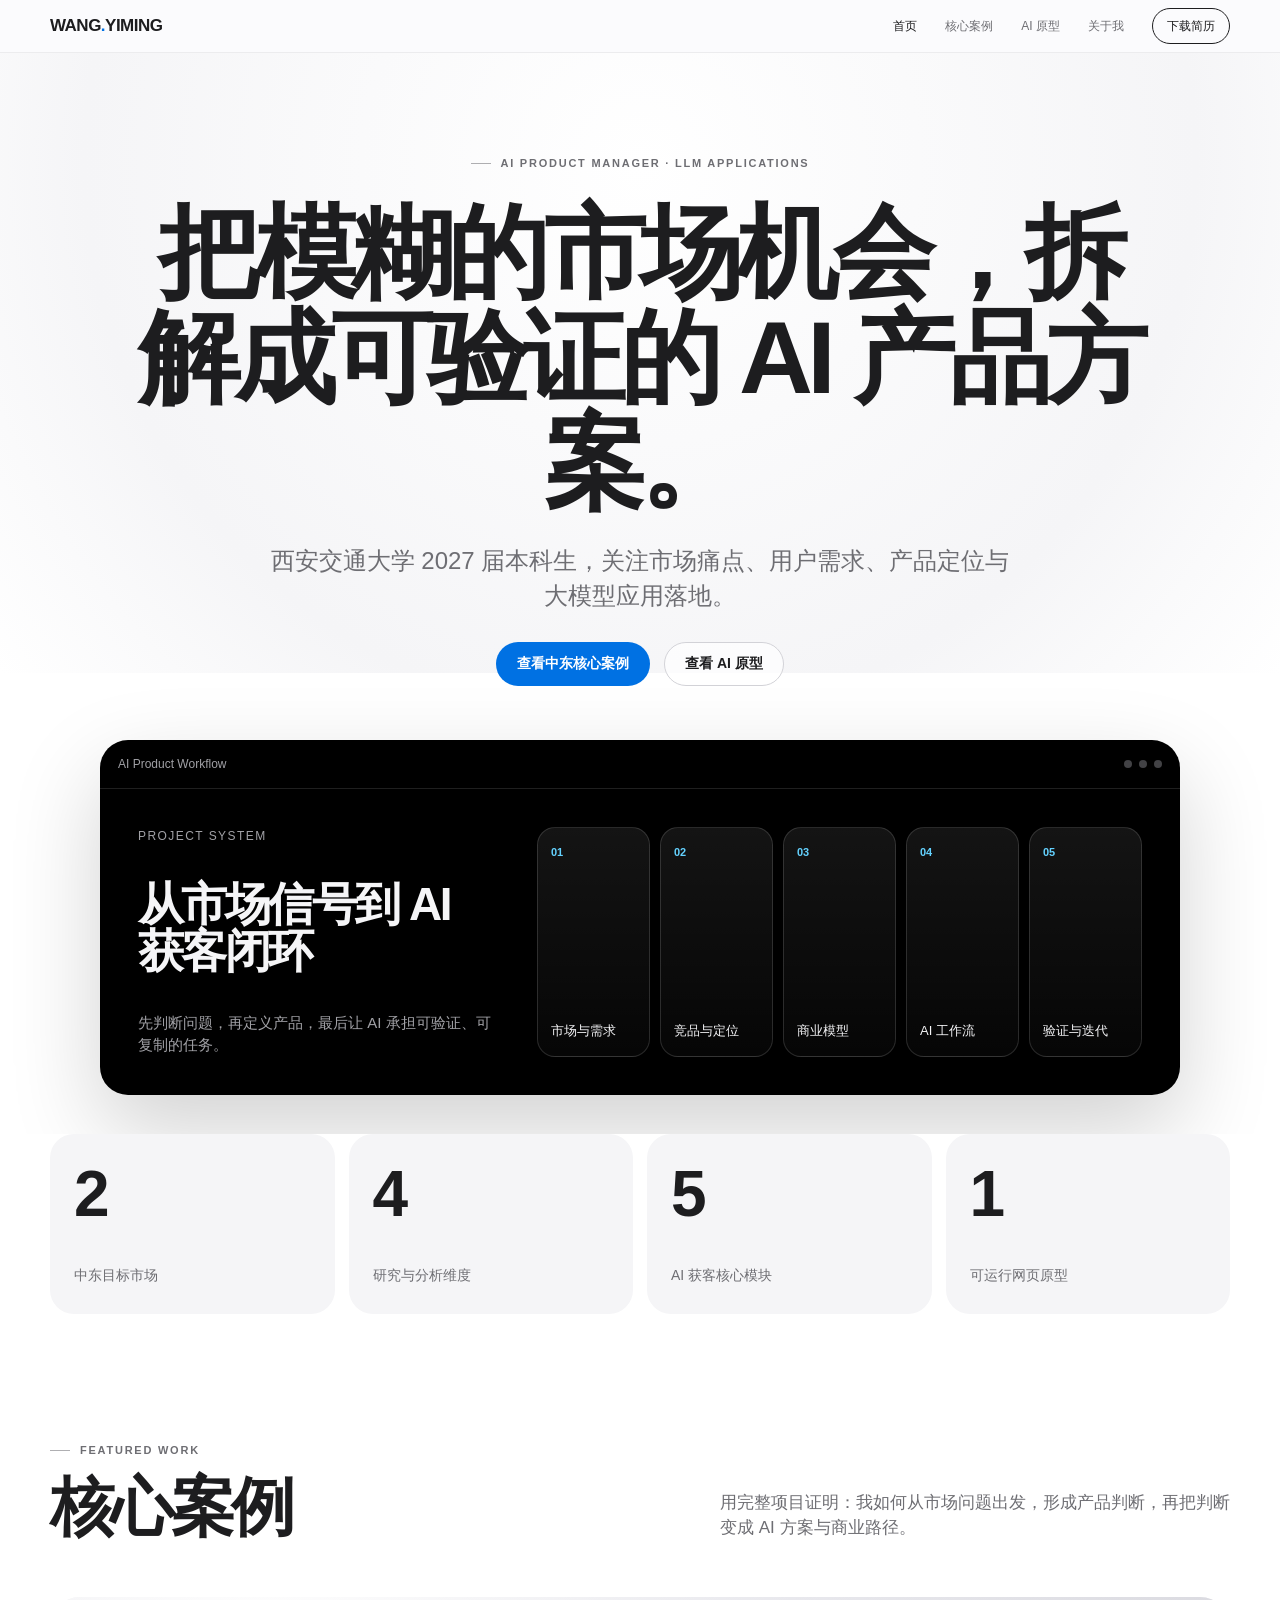
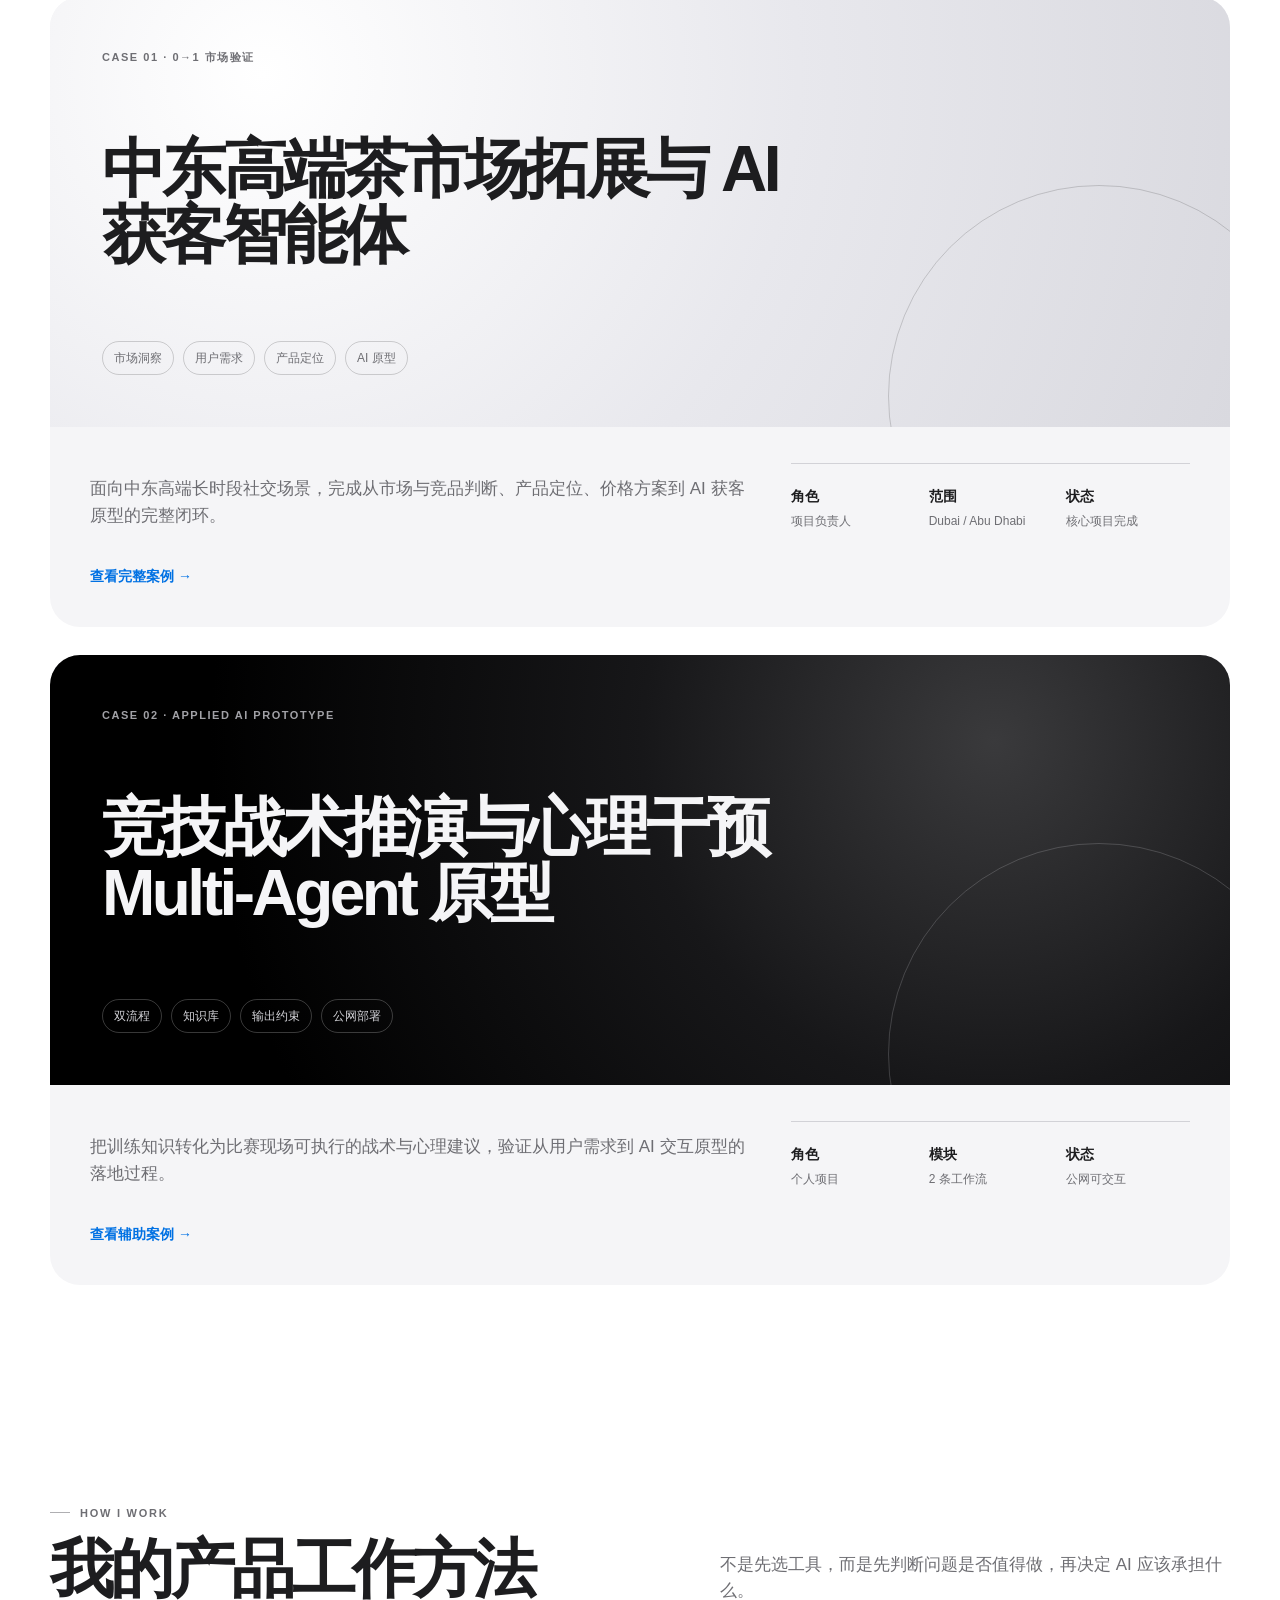
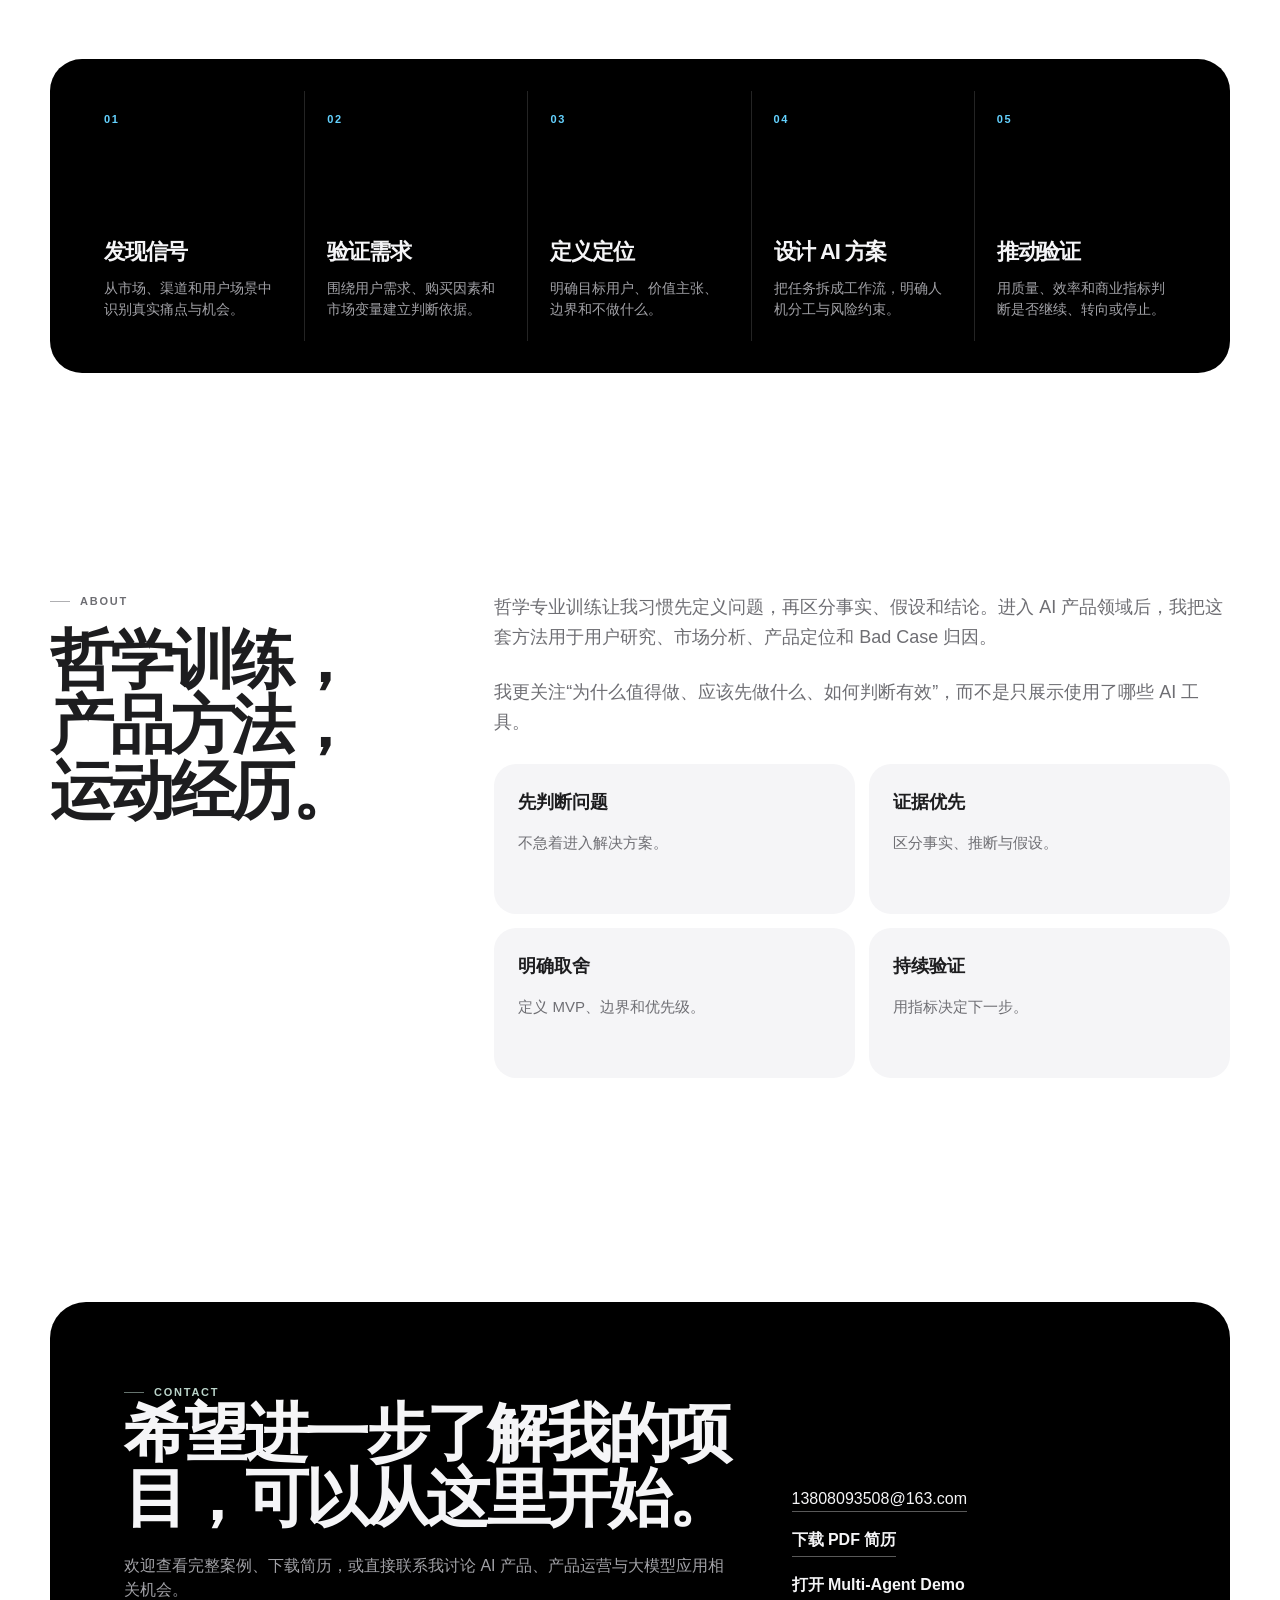
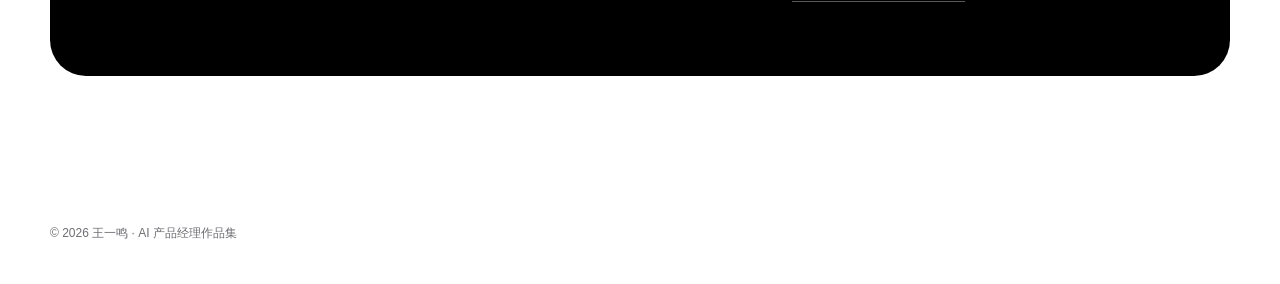
<file: index.html>
<!doctype html>
<html lang="zh-CN">
<head>
  <meta charset="utf-8">
  <meta name="viewport" content="width=device-width, initial-scale=1">
  <meta name="description" content="王一鸣的 AI 产品经理作品集，聚焦市场研究、产品定位、大模型应用与商业验证。">
  <title>王一鸣｜AI 产品经理作品集</title>
  <link rel="stylesheet" href="assets/styles.css">
</head>
<body class="home">
  <a class="skip-link" href="#main">跳到主要内容</a>
  <header class="site-header">
    <div class="container nav">
      <a class="brand" href="index.html">WANG<span>.</span>YIMING</a>
      <button class="menu-toggle" type="button" aria-label="打开导航" aria-expanded="false">☰</button>
      <nav class="nav-links" aria-label="主导航">
        <a href="index.html" aria-current="page">首页</a>
        <a href="work-middle-east.html">核心案例</a>
        <a href="work-multi-agent.html">AI 原型</a>
        <a href="about.html">关于我</a>
        <a class="nav-cta" href="assets/resume.pdf">下载简历</a>
      </nav>
    </div>
  </header>

  <main id="main">
    <section class="hero">
      <div class="container hero-grid">
        <div class="hero-copy">
          <span class="eyebrow">AI Product Manager · LLM Applications</span>
          <h1>把模糊的市场机会，拆解成可验证的 AI 产品方案。</h1>
          <p class="lead">西安交通大学 2027 届本科生，关注市场痛点、用户需求、产品定位与大模型应用落地。</p>
          <div class="hero-actions">
            <a class="button primary" href="work-middle-east.html">查看中东核心案例</a>
            <a class="button secondary" href="work-multi-agent.html">查看 AI 原型</a>
          </div>
        </div>
        <div class="hero-stage" aria-label="AI 产品工作流示意">
          <div class="stage-toolbar"><span>AI Product Workflow</span><div class="stage-dots"><i></i><i></i><i></i></div></div>
          <div class="stage-body">
            <div class="stage-copy">
              <span class="stage-kicker">Project System</span>
              <h3>从市场信号到 AI 获客闭环</h3>
              <p>先判断问题，再定义产品，最后让 AI 承担可验证、可复制的任务。</p>
            </div>
            <div class="stage-flow">
              <div class="stage-node"><b>01</b><span>市场与需求</span></div>
              <div class="stage-node"><b>02</b><span>竞品与定位</span></div>
              <div class="stage-node"><b>03</b><span>商业模型</span></div>
              <div class="stage-node"><b>04</b><span>AI 工作流</span></div>
              <div class="stage-node"><b>05</b><span>验证与迭代</span></div>
            </div>
          </div>
        </div>
      </div>
    </section>

    <section class="container reveal" aria-label="项目量化概览">
      <div class="metrics">
        <div class="metric"><strong>2</strong><span>中东目标市场</span></div>
        <div class="metric"><strong>4</strong><span>研究与分析维度</span></div>
        <div class="metric"><strong>5</strong><span>AI 获客核心模块</span></div>
        <div class="metric"><strong>1</strong><span>可运行网页原型</span></div>
      </div>
    </section>

    <section class="section container">
      <div class="section-head reveal">
        <div>
          <span class="eyebrow">Featured Work</span>
          <h2>核心案例</h2>
        </div>
        <p>用完整项目证明：我如何从市场问题出发，形成产品判断，再把判断变成 AI 方案与商业路径。</p>
      </div>

      <div class="cards">
        <article class="case-card reveal">
          <a href="work-middle-east.html">
            <div class="case-visual">
              <span class="case-number">Case 01 · 0→1 市场验证</span>
              <h3>中东高端茶市场拓展与 AI 获客智能体</h3>
              <div class="flow-pills">
                <span>市场洞察</span><span>用户需求</span><span>产品定位</span><span>AI 原型</span>
              </div>
            </div>
            <div class="case-body">
              <p>面向中东高端长时段社交场景，完成从市场与竞品判断、产品定位、价格方案到 AI 获客原型的完整闭环。</p>
              <div class="case-meta">
                <div><strong>角色</strong>项目负责人</div>
                <div><strong>范围</strong>Dubai / Abu Dhabi</div>
                <div><strong>状态</strong>核心项目完成</div>
              </div>
              <span class="link-arrow">查看完整案例 →</span>
            </div>
          </a>
        </article>

        <article class="case-card reveal">
          <a href="work-multi-agent.html">
            <div class="case-visual dark">
              <span class="case-number">Case 02 · Applied AI Prototype</span>
              <h3>竞技战术推演与心理干预 Multi-Agent 原型</h3>
              <div class="flow-pills">
                <span>双流程</span><span>知识库</span><span>输出约束</span><span>公网部署</span>
              </div>
            </div>
            <div class="case-body">
              <p>把训练知识转化为比赛现场可执行的战术与心理建议，验证从用户需求到 AI 交互原型的落地过程。</p>
              <div class="case-meta">
                <div><strong>角色</strong>个人项目</div>
                <div><strong>模块</strong>2 条工作流</div>
                <div><strong>状态</strong>公网可交互</div>
              </div>
              <span class="link-arrow">查看辅助案例 →</span>
            </div>
          </a>
        </article>
      </div>
    </section>

    <section class="section compact container reveal">
      <div class="section-head">
        <div>
          <span class="eyebrow">How I Work</span>
          <h2>我的产品工作方法</h2>
        </div>
        <p>不是先选工具，而是先判断问题是否值得做，再决定 AI 应该承担什么。</p>
      </div>
      <div class="approach">
        <div class="step"><b>01</b><h3>发现信号</h3><p>从市场、渠道和用户场景中识别真实痛点与机会。</p></div>
        <div class="step"><b>02</b><h3>验证需求</h3><p>围绕用户需求、购买因素和市场变量建立判断依据。</p></div>
        <div class="step"><b>03</b><h3>定义定位</h3><p>明确目标用户、价值主张、边界和不做什么。</p></div>
        <div class="step"><b>04</b><h3>设计 AI 方案</h3><p>把任务拆成工作流，明确人机分工与风险约束。</p></div>
        <div class="step"><b>05</b><h3>推动验证</h3><p>用质量、效率和商业指标判断是否继续、转向或停止。</p></div>
      </div>
    </section>

    <section class="section container">
      <div class="about-grid">
        <div class="reveal">
          <span class="eyebrow">About</span>
          <h2>哲学训练，产品方法，运动经历。</h2>
        </div>
        <div class="about-copy reveal">
          <p>哲学专业训练让我习惯先定义问题，再区分事实、假设和结论。进入 AI 产品领域后，我把这套方法用于用户研究、市场分析、产品定位和 Bad Case 归因。</p>
          <p>我更关注“为什么值得做、应该先做什么、如何判断有效”，而不是只展示使用了哪些 AI 工具。</p>
          <div class="principles">
            <div class="principle"><strong>先判断问题</strong><span>不急着进入解决方案。</span></div>
            <div class="principle"><strong>证据优先</strong><span>区分事实、推断与假设。</span></div>
            <div class="principle"><strong>明确取舍</strong><span>定义 MVP、边界和优先级。</span></div>
            <div class="principle"><strong>持续验证</strong><span>用指标决定下一步。</span></div>
          </div>
        </div>
      </div>
    </section>

    <section class="contact container reveal">
      <div class="contact-box">
        <div>
          <span class="eyebrow" style="color:#b9d2c8">Contact</span>
          <h2>希望进一步了解我的项目，可以从这里开始。</h2>
          <p>欢迎查看完整案例、下载简历，或直接联系我讨论 AI 产品、产品运营与大模型应用相关机会。</p>
        </div>
        <div class="contact-links">
          <button class="text-link copy-email contact-copy" type="button" data-email="13808093508@163.com" aria-label="复制邮箱 13808093508@163.com">13808093508@163.com</button>
          <a href="assets/resume.pdf">下载 PDF 简历</a>
          <a href="https://wangym162267-gif.github.io/tactics-ai-demo">打开 Multi-Agent Demo</a>
        </div>
      </div>
    </section>
  </main>

  <footer class="site-footer">
    <div class="container">© <span data-year>2026</span> 王一鸣 · AI 产品经理作品集</div>
  </footer>
  <script src="assets/script.js"></script>
</body>
</html>
</file>
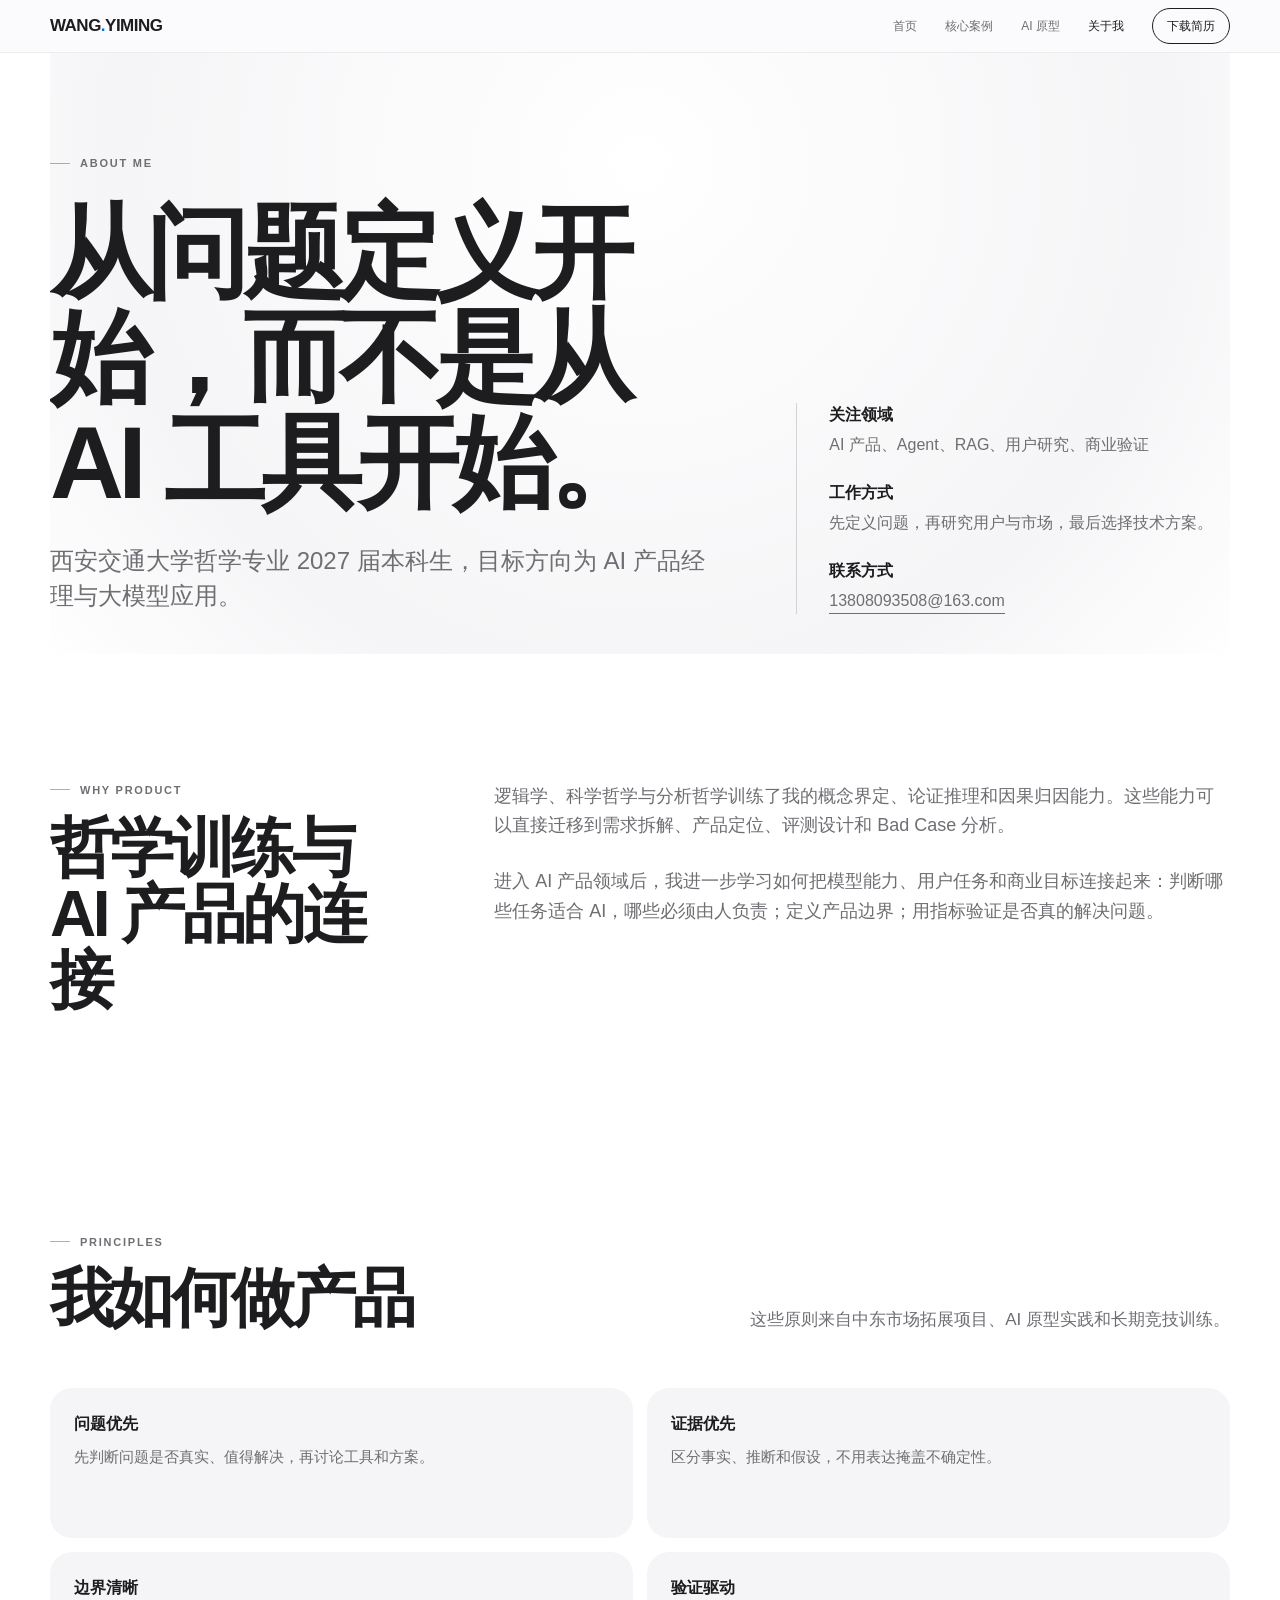
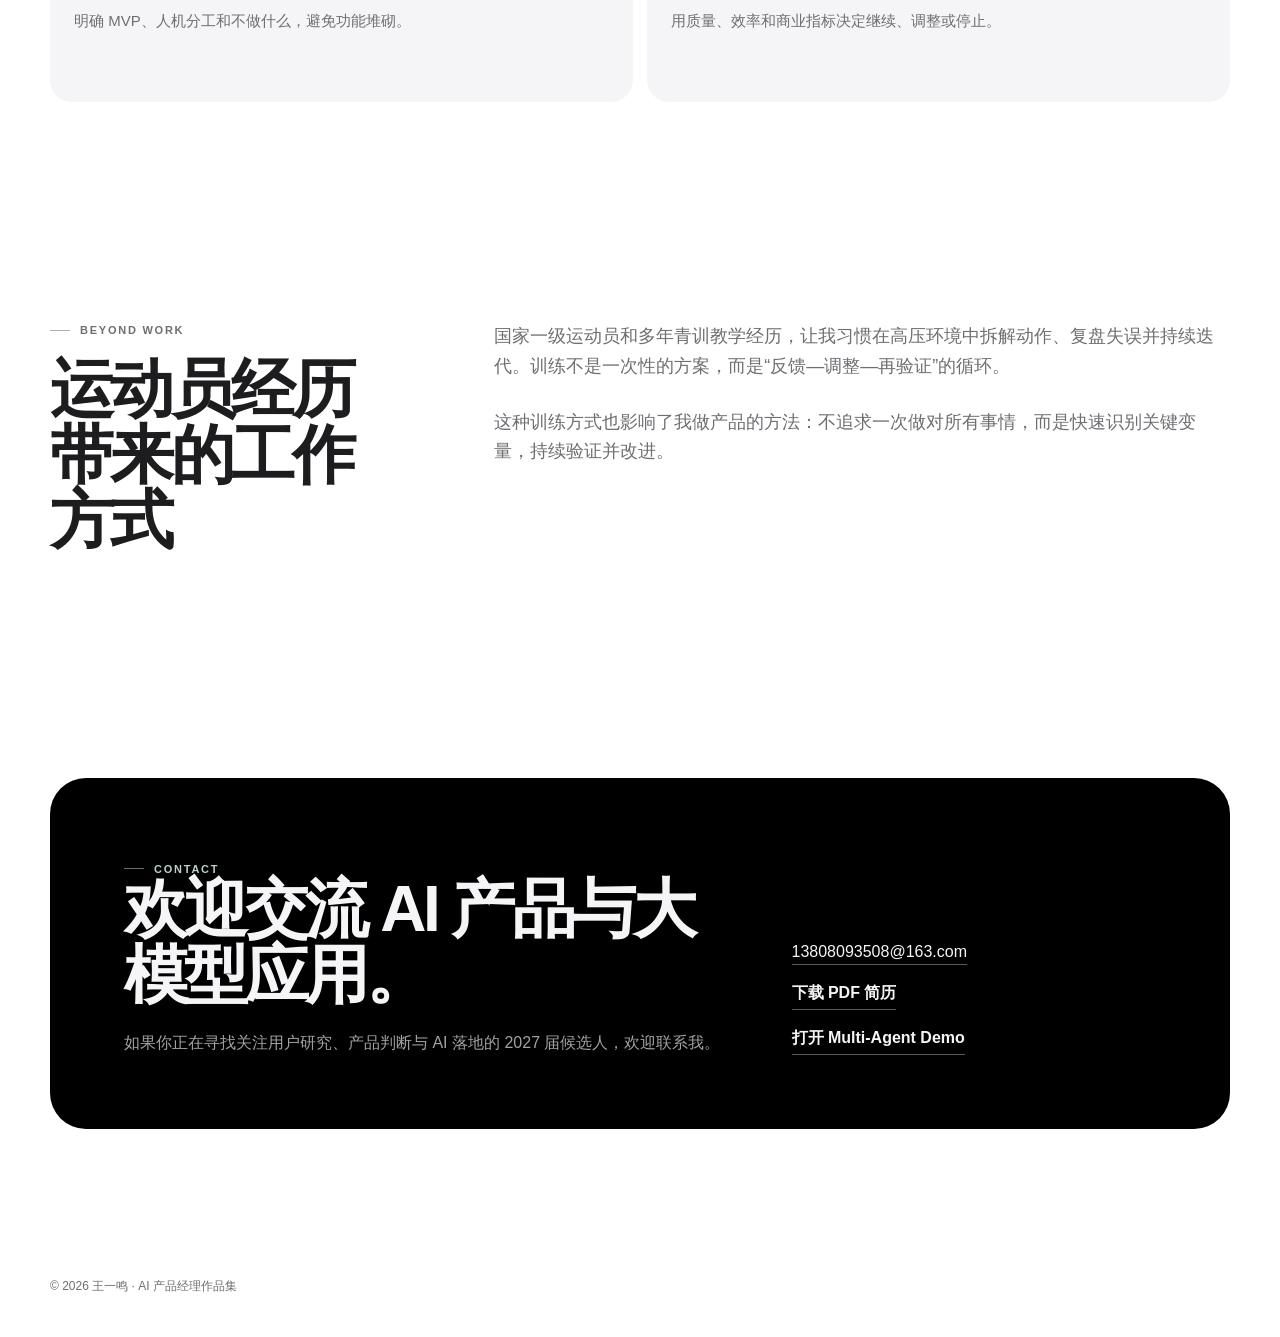
<file: about.html>
<!doctype html>
<html lang="zh-CN">
<head>
  <meta charset="utf-8">
  <meta name="viewport" content="width=device-width, initial-scale=1">
  <meta name="description" content="关于王一鸣：哲学背景、AI 产品方向、研究方法与工作原则。">
  <title>关于我｜王一鸣</title>
  <link rel="stylesheet" href="assets/styles.css">
</head>
<body class="about">
  <a class="skip-link" href="#main">跳到主要内容</a>
  <header class="site-header">
    <div class="container nav">
      <a class="brand" href="index.html">WANG<span>.</span>YIMING</a>
      <button class="menu-toggle" type="button" aria-label="打开导航" aria-expanded="false">☰</button>
      <nav class="nav-links" aria-label="主导航">
        <a href="index.html">首页</a>
        <a href="work-middle-east.html">核心案例</a>
        <a href="work-multi-agent.html">AI 原型</a>
        <a href="about.html" aria-current="page">关于我</a>
        <a class="nav-cta" href="assets/resume.pdf">下载简历</a>
      </nav>
    </div>
  </header>

  <main id="main">
    <section class="hero container">
      <div class="hero-grid">
        <div class="hero-copy reveal">
          <span class="eyebrow">About Me</span>
          <h1>从问题定义开始，而不是从 AI 工具开始。</h1>
          <p class="lead">西安交通大学哲学专业 2027 届本科生，目标方向为 AI 产品经理与大模型应用。</p>
        </div>
        <aside class="hero-note reveal">
          <div><strong>关注领域</strong><p>AI 产品、Agent、RAG、用户研究、商业验证</p></div>
          <div><strong>工作方式</strong><p>先定义问题，再研究用户与市场，最后选择技术方案。</p></div>
          <div><strong>联系方式</strong><p><button class="text-link copy-email" type="button" data-email="13808093508@163.com" aria-label="复制邮箱 13808093508@163.com">13808093508@163.com</button></p></div>
        </aside>
      </div>
    </section>

    <section class="section container">
      <div class="about-grid">
        <div class="reveal">
          <span class="eyebrow">Why Product</span>
          <h2>哲学训练与 AI 产品的连接</h2>
        </div>
        <div class="about-copy reveal">
          <p>逻辑学、科学哲学与分析哲学训练了我的概念界定、论证推理和因果归因能力。这些能力可以直接迁移到需求拆解、产品定位、评测设计和 Bad Case 分析。</p>
          <p>进入 AI 产品领域后，我进一步学习如何把模型能力、用户任务和商业目标连接起来：判断哪些任务适合 AI，哪些必须由人负责；定义产品边界；用指标验证是否真的解决问题。</p>
        </div>
      </div>
    </section>

    <section class="section compact container">
      <div class="section-head reveal">
        <div><span class="eyebrow">Principles</span><h2>我如何做产品</h2></div>
        <p>这些原则来自中东市场拓展项目、AI 原型实践和长期竞技训练。</p>
      </div>
      <div class="principles">
        <div class="principle reveal"><strong>问题优先</strong><p>先判断问题是否真实、值得解决，再讨论工具和方案。</p></div>
        <div class="principle reveal"><strong>证据优先</strong><p>区分事实、推断和假设，不用表达掩盖不确定性。</p></div>
        <div class="principle reveal"><strong>边界清晰</strong><p>明确 MVP、人机分工和不做什么，避免功能堆砌。</p></div>
        <div class="principle reveal"><strong>验证驱动</strong><p>用质量、效率和商业指标决定继续、调整或停止。</p></div>
      </div>
    </section>

    <section class="section container">
      <div class="about-grid">
        <div class="reveal">
          <span class="eyebrow">Beyond Work</span>
          <h2>运动员经历带来的工作方式</h2>
        </div>
        <div class="about-copy reveal">
          <p>国家一级运动员和多年青训教学经历，让我习惯在高压环境中拆解动作、复盘失误并持续迭代。训练不是一次性的方案，而是“反馈—调整—再验证”的循环。</p>
          <p>这种训练方式也影响了我做产品的方法：不追求一次做对所有事情，而是快速识别关键变量，持续验证并改进。</p>
        </div>
      </div>
    </section>

    <section class="contact container reveal">
      <div class="contact-box">
        <div>
          <span class="eyebrow" style="color:#b9d2c8">Contact</span>
          <h2>欢迎交流 AI 产品与大模型应用。</h2>
          <p>如果你正在寻找关注用户研究、产品判断与 AI 落地的 2027 届候选人，欢迎联系我。</p>
        </div>
        <div class="contact-links">
          <button class="text-link copy-email contact-copy" type="button" data-email="13808093508@163.com" aria-label="复制邮箱 13808093508@163.com">13808093508@163.com</button>
          <a href="assets/resume.pdf">下载 PDF 简历</a>
          <a href="https://wangym162267-gif.github.io/tactics-ai-demo">打开 Multi-Agent Demo</a>
        </div>
      </div>
    </section>
  </main>

  <footer class="site-footer">
    <div class="container">© <span data-year>2026</span> 王一鸣 · AI 产品经理作品集</div>
  </footer>
  <script src="assets/script.js"></script>
</body>
</html>
</file>
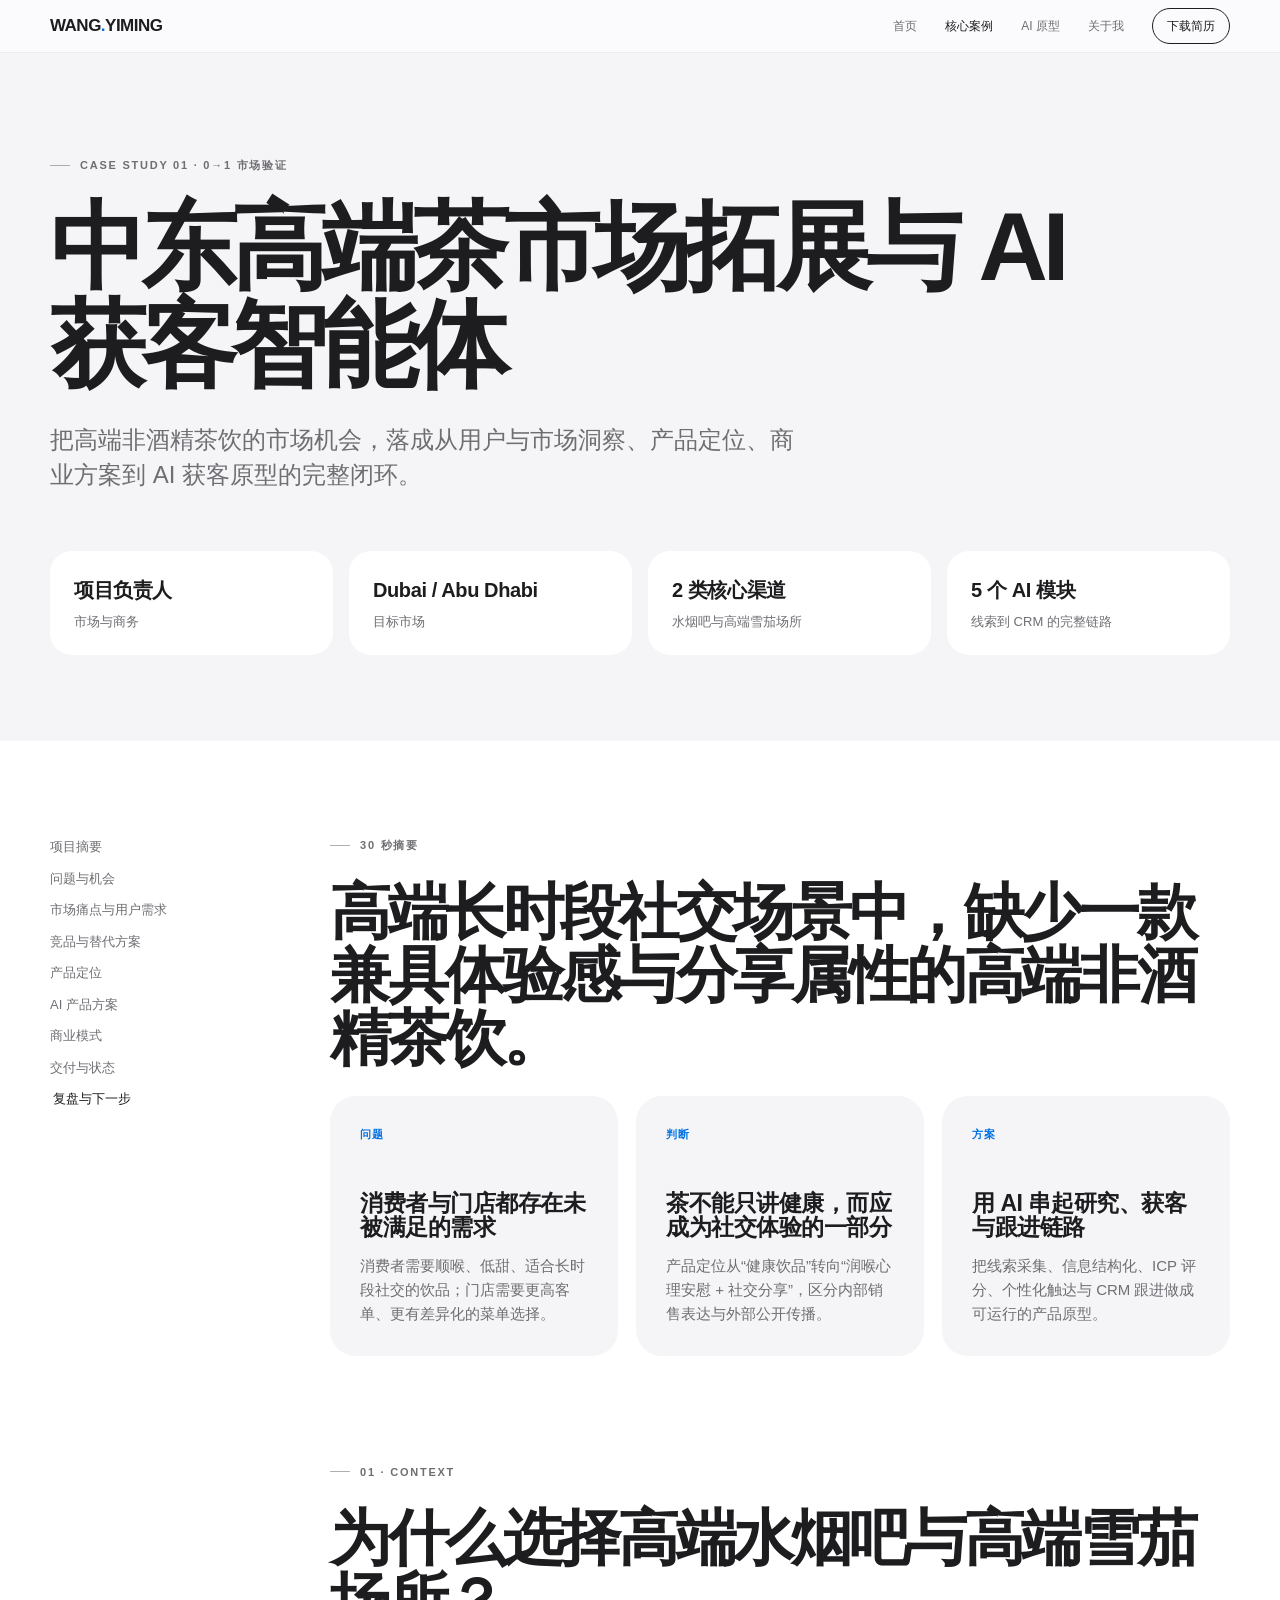
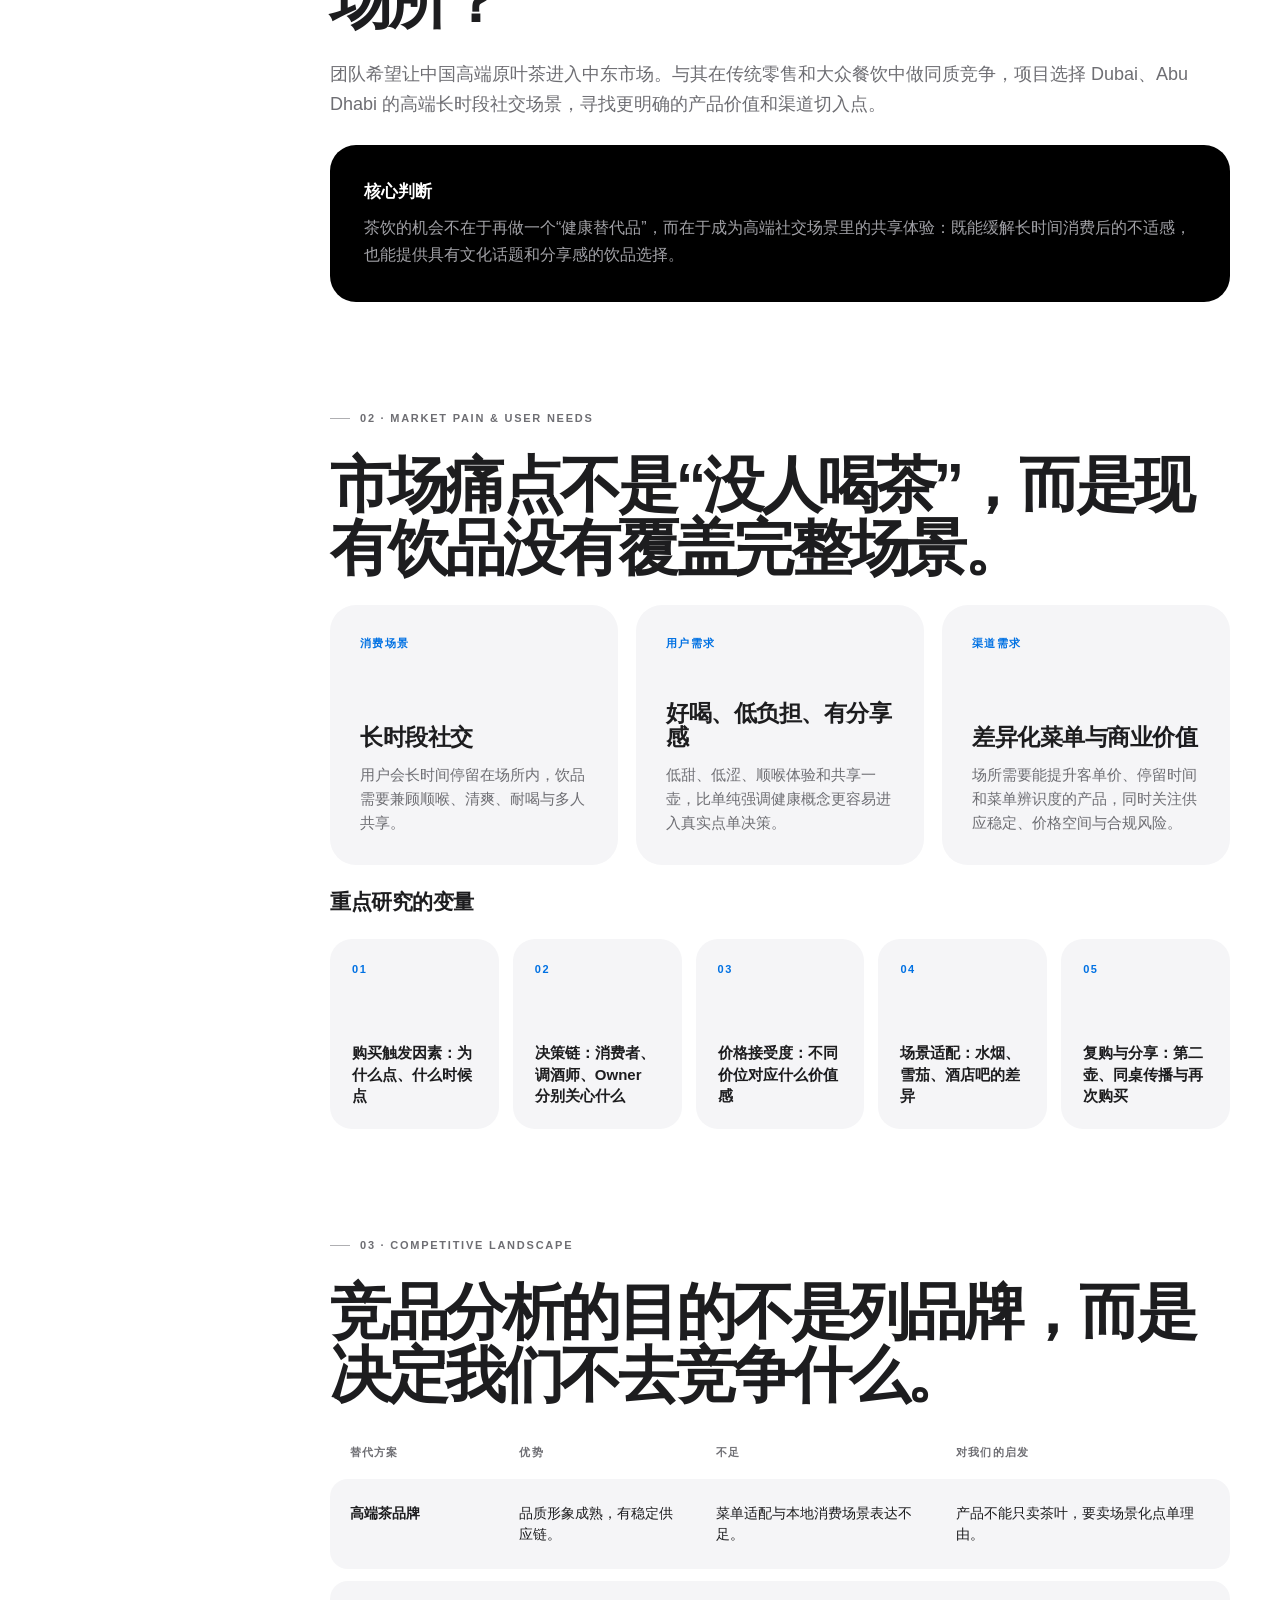
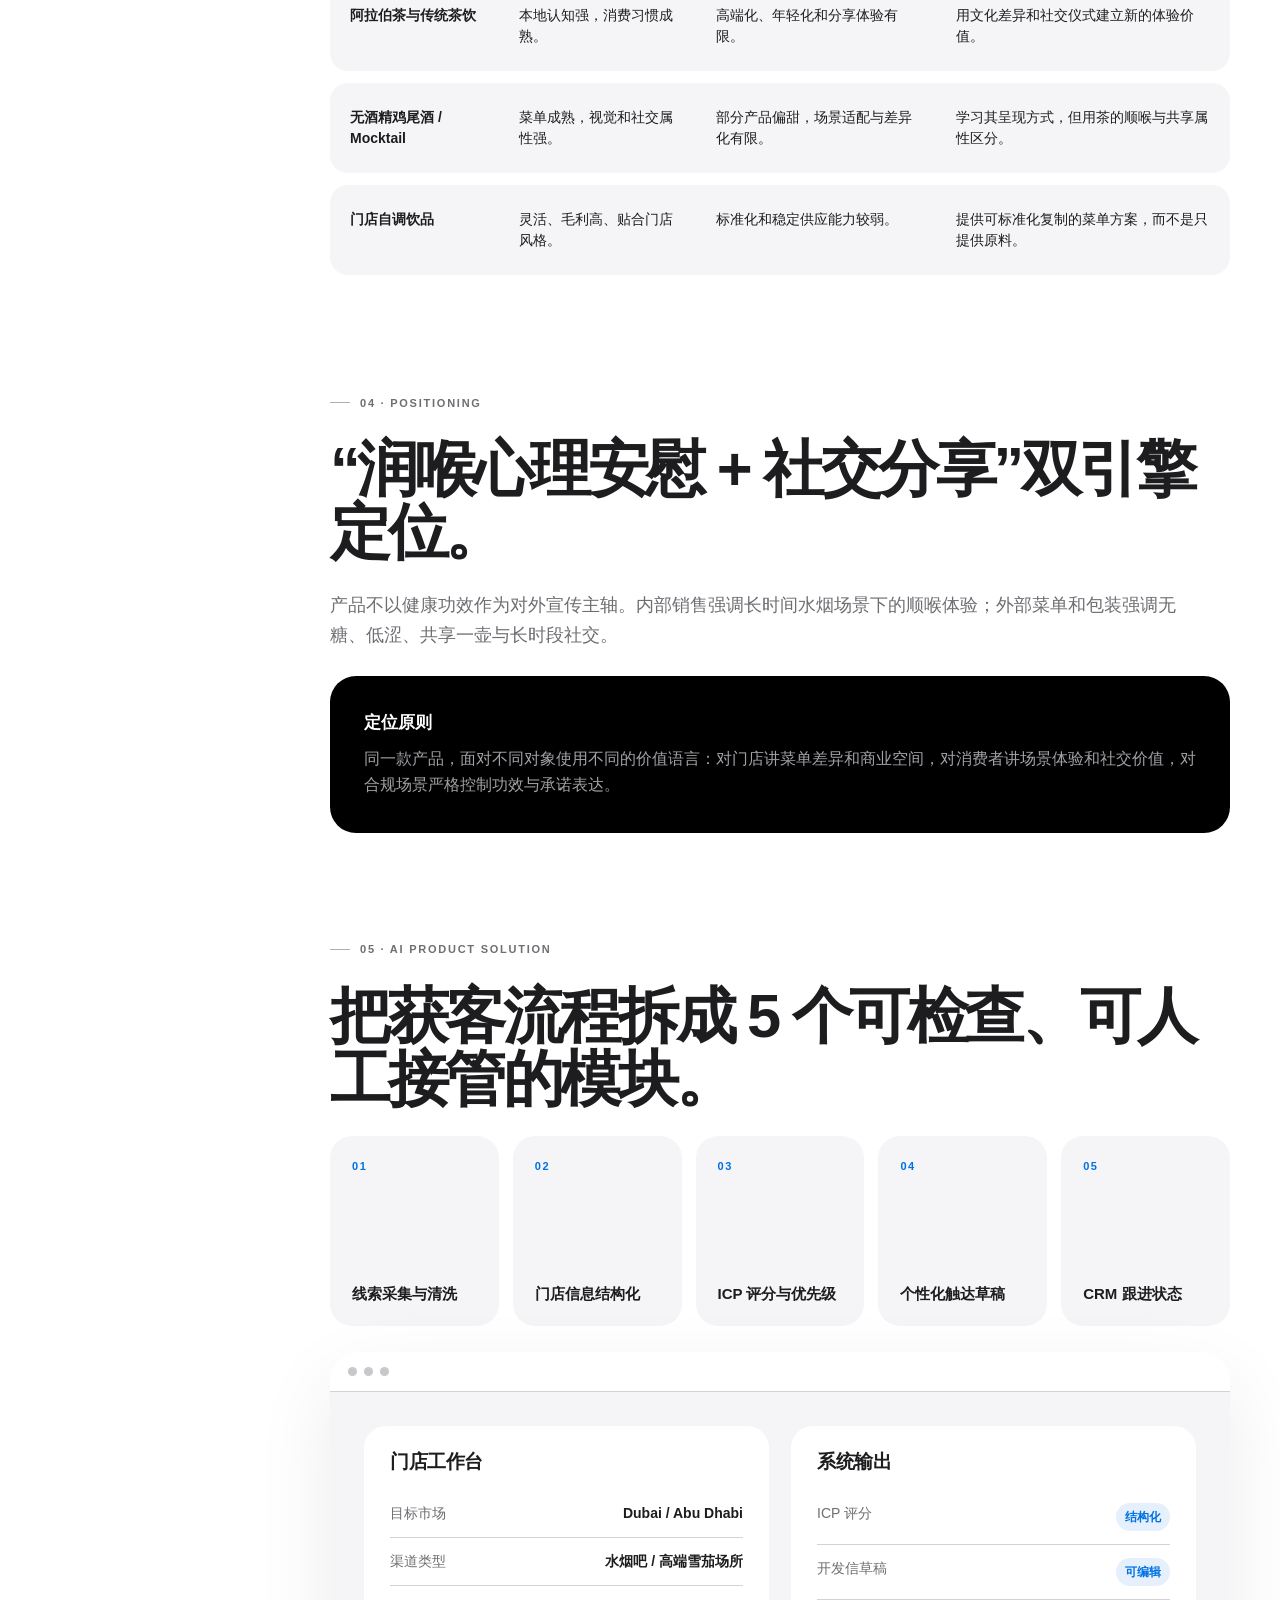
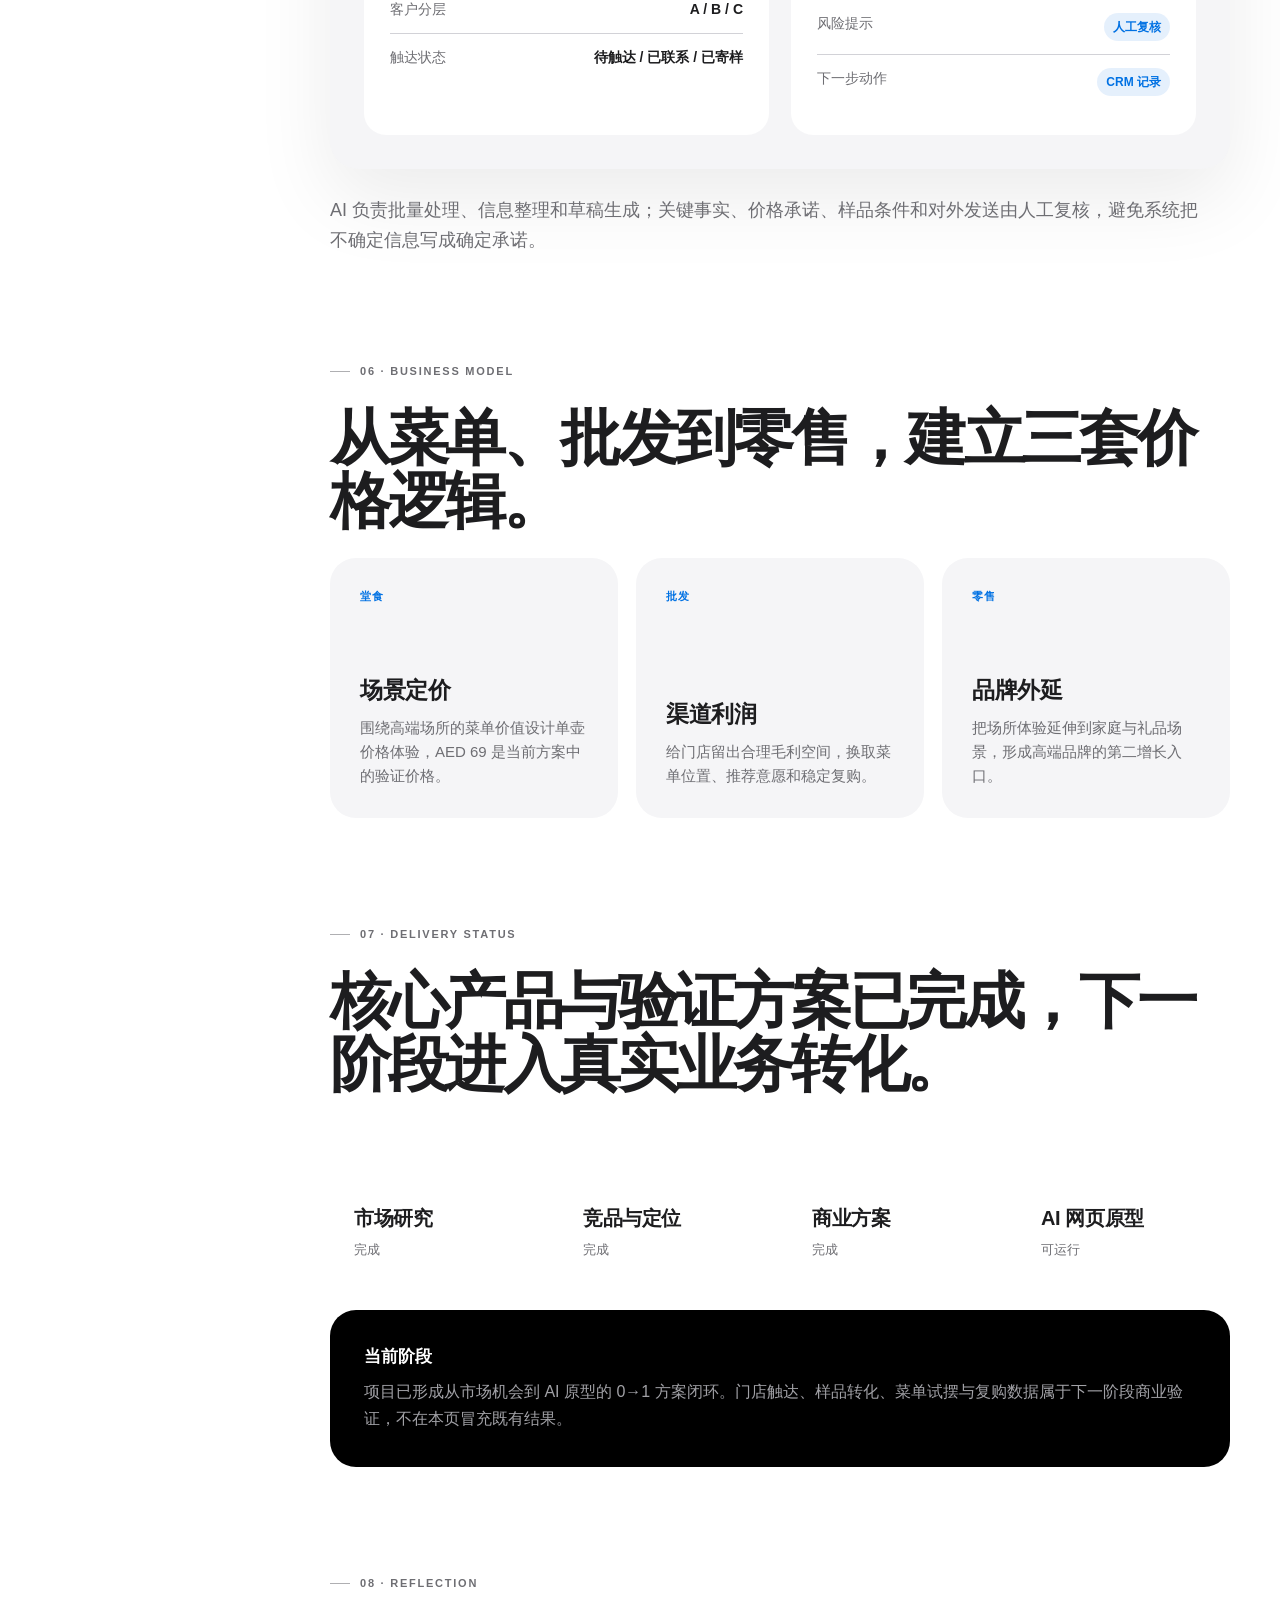
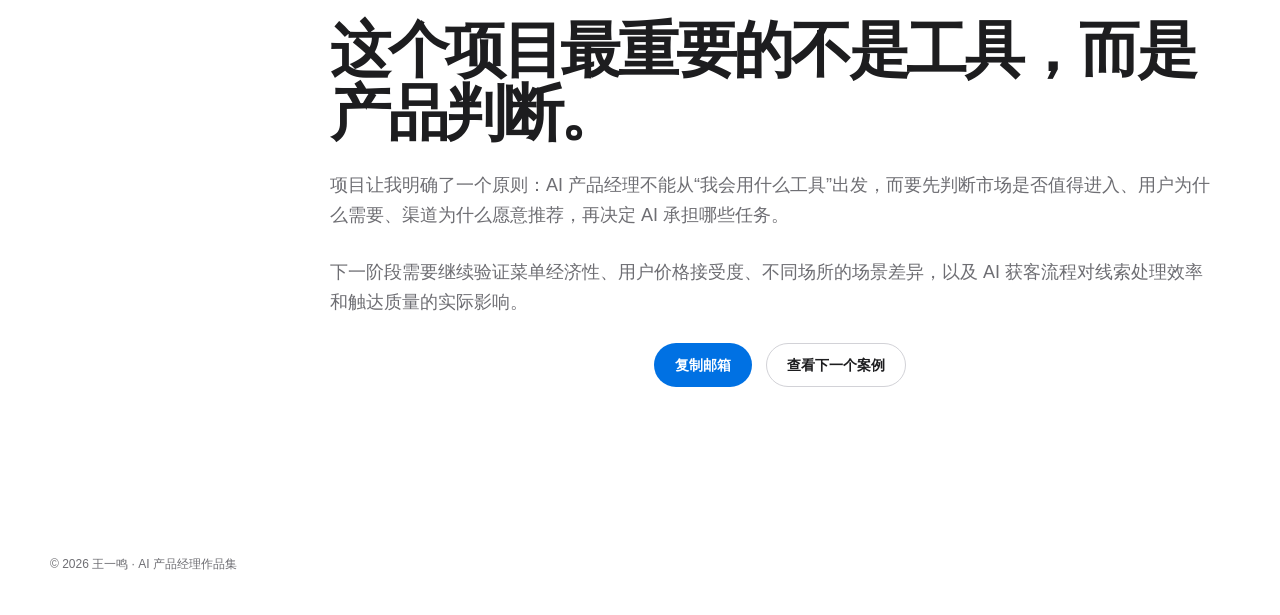
<file: work-middle-east.html>
<!doctype html>
<html lang="zh-CN">
<head>
  <meta charset="utf-8">
  <meta name="viewport" content="width=device-width, initial-scale=1">
  <meta name="description" content="中东高端茶市场拓展与 AI 获客智能体案例：市场痛点、用户需求、产品定位、商业方案与 AI 原型。">
  <title>中东高端茶市场拓展与 AI 获客智能体｜王一鸣</title>
  <link rel="stylesheet" href="assets/styles.css">
</head>
<body>
  <a class="skip-link" href="#main">跳到主要内容</a>
  <header class="site-header">
    <div class="container nav">
      <a class="brand" href="index.html">WANG<span>.</span>YIMING</a>
      <button class="menu-toggle" type="button" aria-label="打开导航" aria-expanded="false">☰</button>
      <nav class="nav-links" aria-label="主导航">
        <a href="index.html">首页</a>
        <a href="work-middle-east.html" aria-current="page">核心案例</a>
        <a href="work-multi-agent.html">AI 原型</a>
        <a href="about.html">关于我</a>
        <a class="nav-cta" href="assets/resume.pdf">下载简历</a>
      </nav>
    </div>
  </header>

  <main id="main">
    <section class="case-hero">
      <div class="container">
        <span class="eyebrow">Case Study 01 · 0→1 市场验证</span>
        <h1>中东高端茶市场拓展与 AI 获客智能体</h1>
        <p class="lead">把高端非酒精茶饮的市场机会，落成从用户与市场洞察、产品定位、商业方案到 AI 获客原型的完整闭环。</p>
        <div class="case-kpis">
          <div><strong>项目负责人</strong><span>市场与商务</span></div>
          <div><strong>Dubai / Abu Dhabi</strong><span>目标市场</span></div>
          <div><strong>2 类核心渠道</strong><span>水烟吧与高端雪茄场所</span></div>
          <div><strong>5 个 AI 模块</strong><span>线索到 CRM 的完整链路</span></div>
        </div>
      </div>
    </section>

    <div class="container case-layout">
      <aside class="toc" aria-label="案例目录">
        <a href="#summary">项目摘要</a>
        <a href="#problem">问题与机会</a>
        <a href="#research">市场痛点与用户需求</a>
        <a href="#competition">竞品与替代方案</a>
        <a href="#positioning">产品定位</a>
        <a href="#ai">AI 产品方案</a>
        <a href="#business">商业模式</a>
        <a href="#status">交付与状态</a>
        <a href="#reflection">复盘与下一步</a>
      </aside>

      <article class="case-content">
        <section class="case-section reveal" id="summary">
          <span class="eyebrow">30 秒摘要</span>
          <h2>高端长时段社交场景中，缺少一款兼具体验感与分享属性的高端非酒精茶饮。</h2>
          <div class="insight-grid">
            <div class="insight"><span>问题</span><h3>消费者与门店都存在未被满足的需求</h3><p>消费者需要顺喉、低甜、适合长时段社交的饮品；门店需要更高客单、更有差异化的菜单选择。</p></div>
            <div class="insight"><span>判断</span><h3>茶不能只讲健康，而应成为社交体验的一部分</h3><p>产品定位从“健康饮品”转向“润喉心理安慰 + 社交分享”，区分内部销售表达与外部公开传播。</p></div>
            <div class="insight"><span>方案</span><h3>用 AI 串起研究、获客与跟进链路</h3><p>把线索采集、信息结构化、ICP 评分、个性化触达与 CRM 跟进做成可运行的产品原型。</p></div>
          </div>
        </section>

        <section class="case-section reveal" id="problem">
          <span class="eyebrow">01 · Context</span>
          <h2>为什么选择高端水烟吧与高端雪茄场所？</h2>
          <p>团队希望让中国高端原叶茶进入中东市场。与其在传统零售和大众餐饮中做同质竞争，项目选择 Dubai、Abu Dhabi 的高端长时段社交场景，寻找更明确的产品价值和渠道切入点。</p>
          <div class="callout">
            <strong>核心判断</strong>
            <p>茶饮的机会不在于再做一个“健康替代品”，而在于成为高端社交场景里的共享体验：既能缓解长时间消费后的不适感，也能提供具有文化话题和分享感的饮品选择。</p>
          </div>
        </section>

        <section class="case-section reveal" id="research">
          <span class="eyebrow">02 · Market Pain & User Needs</span>
          <h2>市场痛点不是“没人喝茶”，而是现有饮品没有覆盖完整场景。</h2>
          <div class="insight-grid">
            <div class="insight"><span>消费场景</span><h3>长时段社交</h3><p>用户会长时间停留在场所内，饮品需要兼顾顺喉、清爽、耐喝与多人共享。</p></div>
            <div class="insight"><span>用户需求</span><h3>好喝、低负担、有分享感</h3><p>低甜、低涩、顺喉体验和共享一壶，比单纯强调健康概念更容易进入真实点单决策。</p></div>
            <div class="insight"><span>渠道需求</span><h3>差异化菜单与商业价值</h3><p>场所需要能提升客单价、停留时间和菜单辨识度的产品，同时关注供应稳定、价格空间与合规风险。</p></div>
          </div>

          <h3>重点研究的变量</h3>
          <div class="flow">
            <div class="flow-box"><b>01</b><span>购买触发因素：为什么点、什么时候点</span></div>
            <div class="flow-box"><b>02</b><span>决策链：消费者、调酒师、Owner 分别关心什么</span></div>
            <div class="flow-box"><b>03</b><span>价格接受度：不同价位对应什么价值感</span></div>
            <div class="flow-box"><b>04</b><span>场景适配：水烟、雪茄、酒店吧的差异</span></div>
            <div class="flow-box"><b>05</b><span>复购与分享：第二壶、同桌传播与再次购买</span></div>
          </div>
        </section>

        <section class="case-section reveal" id="competition">
          <span class="eyebrow">03 · Competitive Landscape</span>
          <h2>竞品分析的目的不是列品牌，而是决定我们不去竞争什么。</h2>
          <table class="compare">
            <thead><tr><th>替代方案</th><th>优势</th><th>不足</th><th>对我们的启发</th></tr></thead>
            <tbody>
              <tr><td>高端茶品牌</td><td>品质形象成熟，有稳定供应链。</td><td>菜单适配与本地消费场景表达不足。</td><td>产品不能只卖茶叶，要卖场景化点单理由。</td></tr>
              <tr><td>阿拉伯茶与传统茶饮</td><td>本地认知强，消费习惯成熟。</td><td>高端化、年轻化和分享体验有限。</td><td>用文化差异和社交仪式建立新的体验价值。</td></tr>
              <tr><td>无酒精鸡尾酒 / Mocktail</td><td>菜单成熟，视觉和社交属性强。</td><td>部分产品偏甜，场景适配与差异化有限。</td><td>学习其呈现方式，但用茶的顺喉与共享属性区分。</td></tr>
              <tr><td>门店自调饮品</td><td>灵活、毛利高、贴合门店风格。</td><td>标准化和稳定供应能力较弱。</td><td>提供可标准化复制的菜单方案，而不是只提供原料。</td></tr>
            </tbody>
          </table>
        </section>

        <section class="case-section reveal" id="positioning">
          <span class="eyebrow">04 · Positioning</span>
          <h2>“润喉心理安慰 + 社交分享”双引擎定位。</h2>
          <p>产品不以健康功效作为对外宣传主轴。内部销售强调长时间水烟场景下的顺喉体验；外部菜单和包装强调无糖、低涩、共享一壶与长时段社交。</p>
          <div class="callout">
            <strong>定位原则</strong>
            <p>同一款产品，面对不同对象使用不同的价值语言：对门店讲菜单差异和商业空间，对消费者讲场景体验和社交价值，对合规场景严格控制功效与承诺表达。</p>
          </div>
        </section>

        <section class="case-section reveal" id="ai">
          <span class="eyebrow">05 · AI Product Solution</span>
          <h2>把获客流程拆成 5 个可检查、可人工接管的模块。</h2>
          <div class="flow">
            <div class="flow-box"><b>01</b><span>线索采集与清洗</span></div>
            <div class="flow-box"><b>02</b><span>门店信息结构化</span></div>
            <div class="flow-box"><b>03</b><span>ICP 评分与优先级</span></div>
            <div class="flow-box"><b>04</b><span>个性化触达草稿</span></div>
            <div class="flow-box"><b>05</b><span>CRM 跟进状态</span></div>
          </div>
          <div class="mockup">
            <div class="mockup-top"><i></i><i></i><i></i></div>
            <div class="mockup-body">
              <div class="panel">
                <h3>门店工作台</h3>
                <div class="list">
                  <div><span>目标市场</span><strong>Dubai / Abu Dhabi</strong></div>
                  <div><span>渠道类型</span><strong>水烟吧 / 高端雪茄场所</strong></div>
                  <div><span>客户分层</span><strong>A / B / C</strong></div>
                  <div><span>触达状态</span><strong>待触达 / 已联系 / 已寄样</strong></div>
                </div>
              </div>
              <div class="panel">
                <h3>系统输出</h3>
                <div class="list">
                  <div><span>ICP 评分</span><span class="status">结构化</span></div>
                  <div><span>开发信草稿</span><span class="status">可编辑</span></div>
                  <div><span>风险提示</span><span class="status">人工复核</span></div>
                  <div><span>下一步动作</span><span class="status">CRM 记录</span></div>
                </div>
              </div>
            </div>
          </div>
          <p>AI 负责批量处理、信息整理和草稿生成；关键事实、价格承诺、样品条件和对外发送由人工复核，避免系统把不确定信息写成确定承诺。</p>
        </section>

        <section class="case-section reveal" id="business">
          <span class="eyebrow">06 · Business Model</span>
          <h2>从菜单、批发到零售，建立三套价格逻辑。</h2>
          <div class="insight-grid">
            <div class="insight"><span>堂食</span><h3>场景定价</h3><p>围绕高端场所的菜单价值设计单壶价格体验，AED 69 是当前方案中的验证价格。</p></div>
            <div class="insight"><span>批发</span><h3>渠道利润</h3><p>给门店留出合理毛利空间，换取菜单位置、推荐意愿和稳定复购。</p></div>
            <div class="insight"><span>零售</span><h3>品牌外延</h3><p>把场所体验延伸到家庭与礼品场景，形成高端品牌的第二增长入口。</p></div>
          </div>
        </section>

        <section class="case-section reveal" id="status">
          <span class="eyebrow">07 · Delivery Status</span>
          <h2>核心产品与验证方案已完成，下一阶段进入真实业务转化。</h2>
          <div class="case-kpis">
            <div><strong>市场研究</strong><span>完成</span></div>
            <div><strong>竞品与定位</strong><span>完成</span></div>
            <div><strong>商业方案</strong><span>完成</span></div>
            <div><strong>AI 网页原型</strong><span>可运行</span></div>
          </div>
          <div class="callout">
            <strong>当前阶段</strong>
            <p>项目已形成从市场机会到 AI 原型的 0→1 方案闭环。门店触达、样品转化、菜单试摆与复购数据属于下一阶段商业验证，不在本页冒充既有结果。</p>
          </div>
        </section>

        <section class="case-section reveal" id="reflection">
          <span class="eyebrow">08 · Reflection</span>
          <h2>这个项目最重要的不是工具，而是产品判断。</h2>
          <p>项目让我明确了一个原则：AI 产品经理不能从“我会用什么工具”出发，而要先判断市场是否值得进入、用户为什么需要、渠道为什么愿意推荐，再决定 AI 承担哪些任务。</p>
          <p>下一阶段需要继续验证菜单经济性、用户价格接受度、不同场所的场景差异，以及 AI 获客流程对线索处理效率和触达质量的实际影响。</p>
          <div class="hero-actions">
            <button class="button primary copy-email" type="button" data-email="13808093508@163.com">复制邮箱</button>
            <a class="button secondary" href="work-multi-agent.html">查看下一个案例</a>
          </div>
        </section>
      </article>
    </div>
  </main>

  <footer class="site-footer">
    <div class="container">© <span data-year>2026</span> 王一鸣 · AI 产品经理作品集</div>
  </footer>
  <script src="assets/script.js"></script>
</body>
</html>
</file>
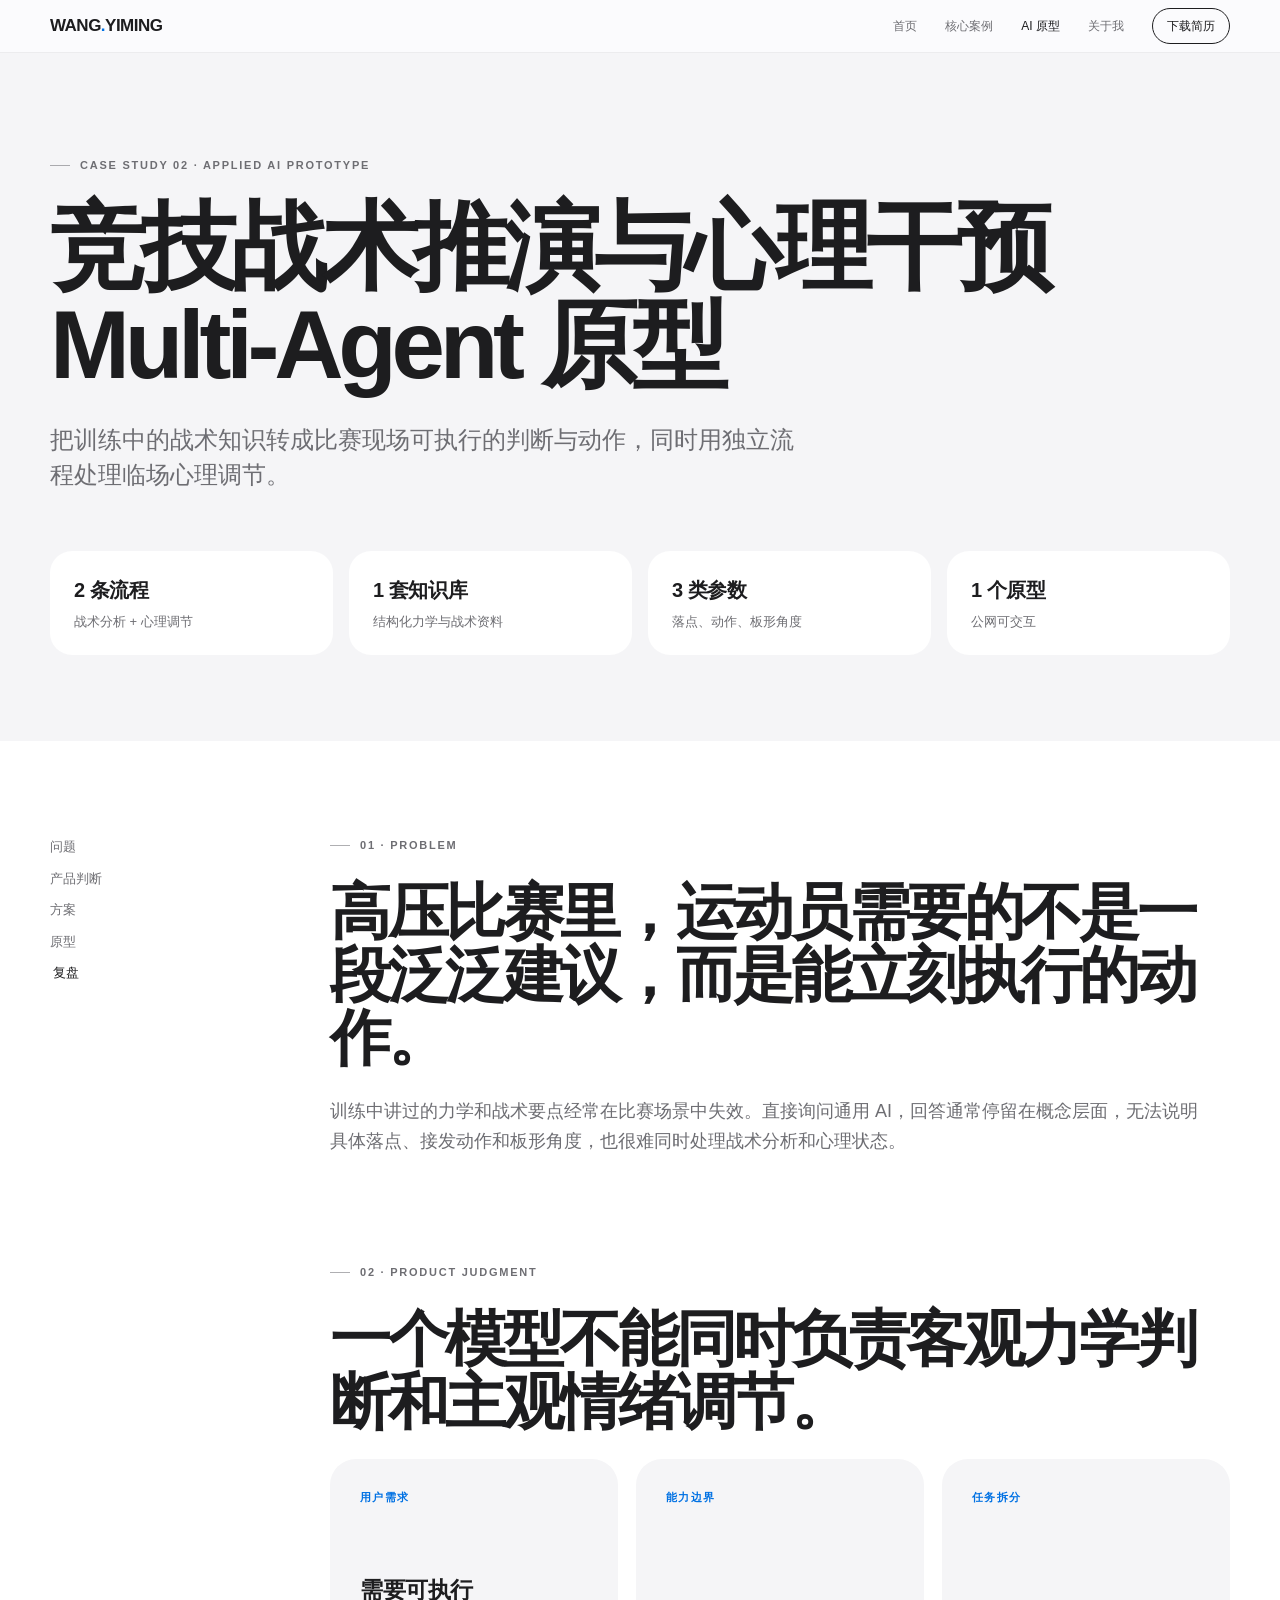
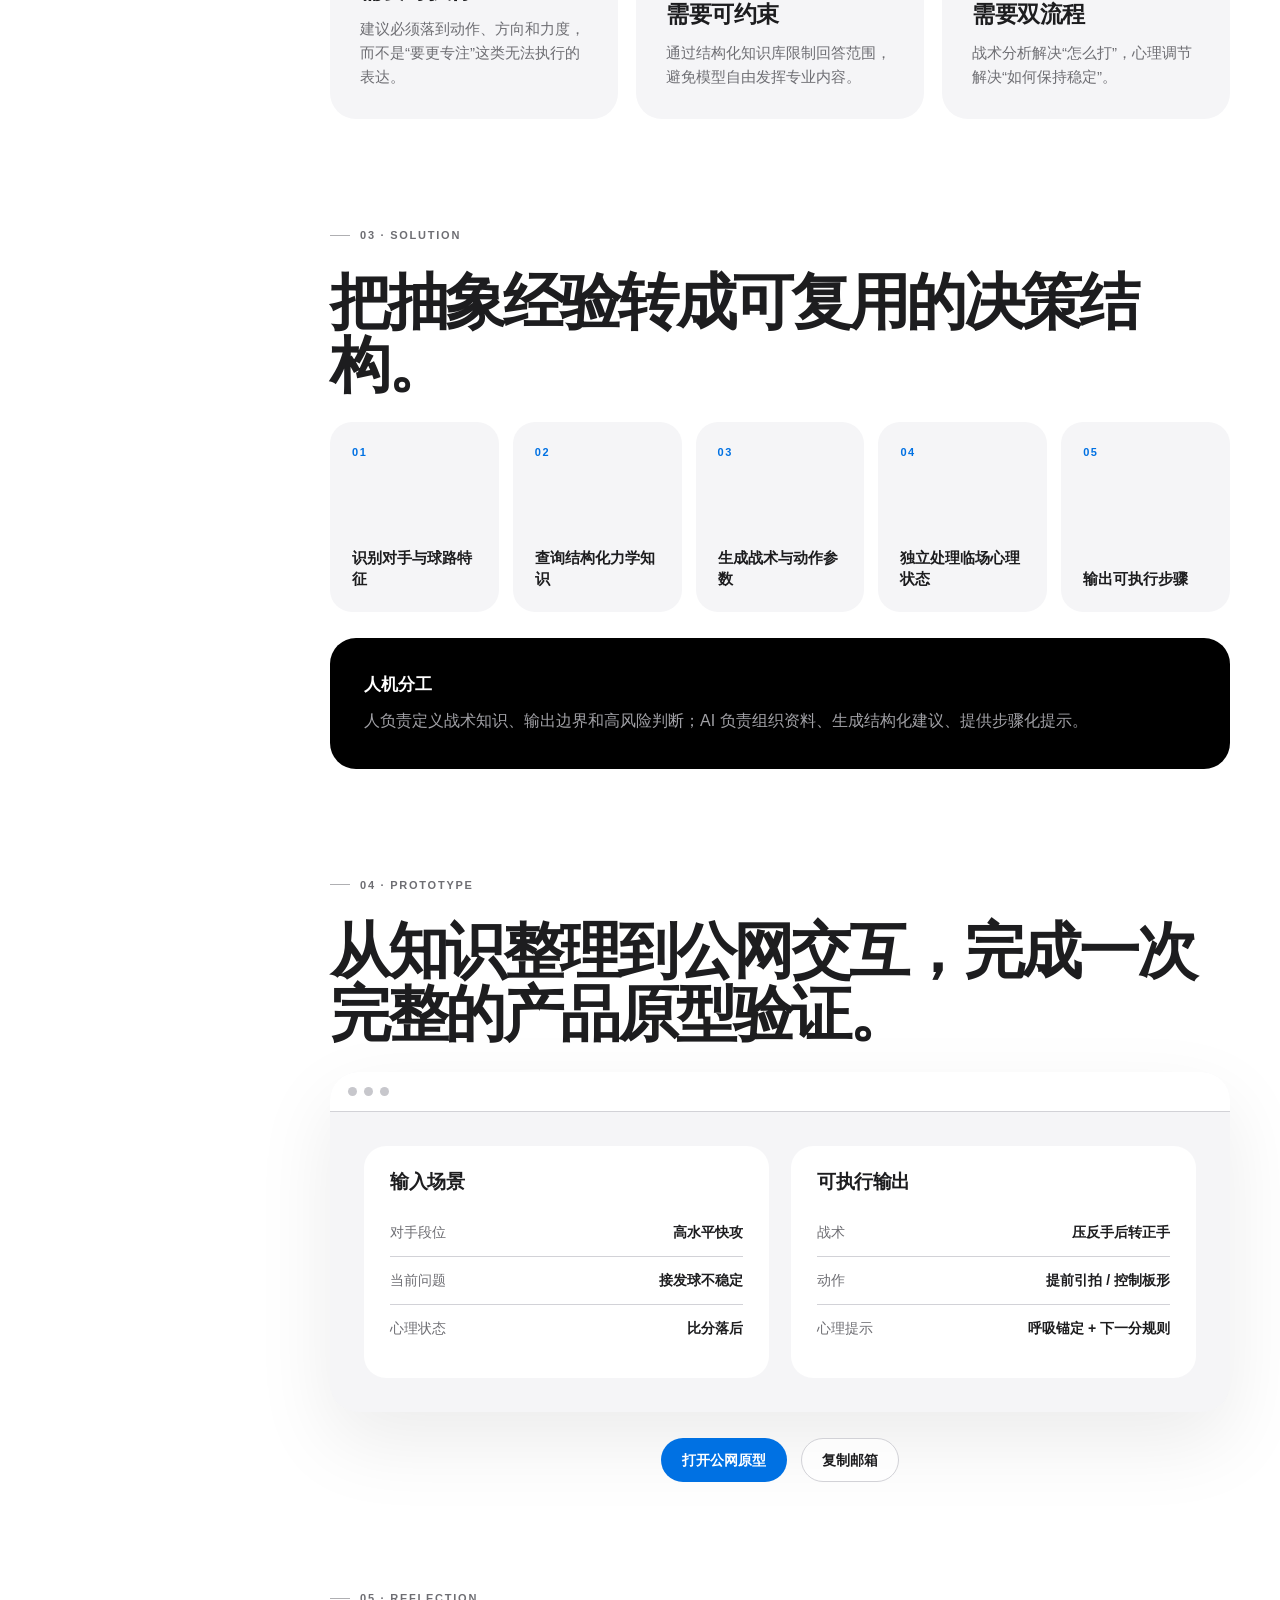
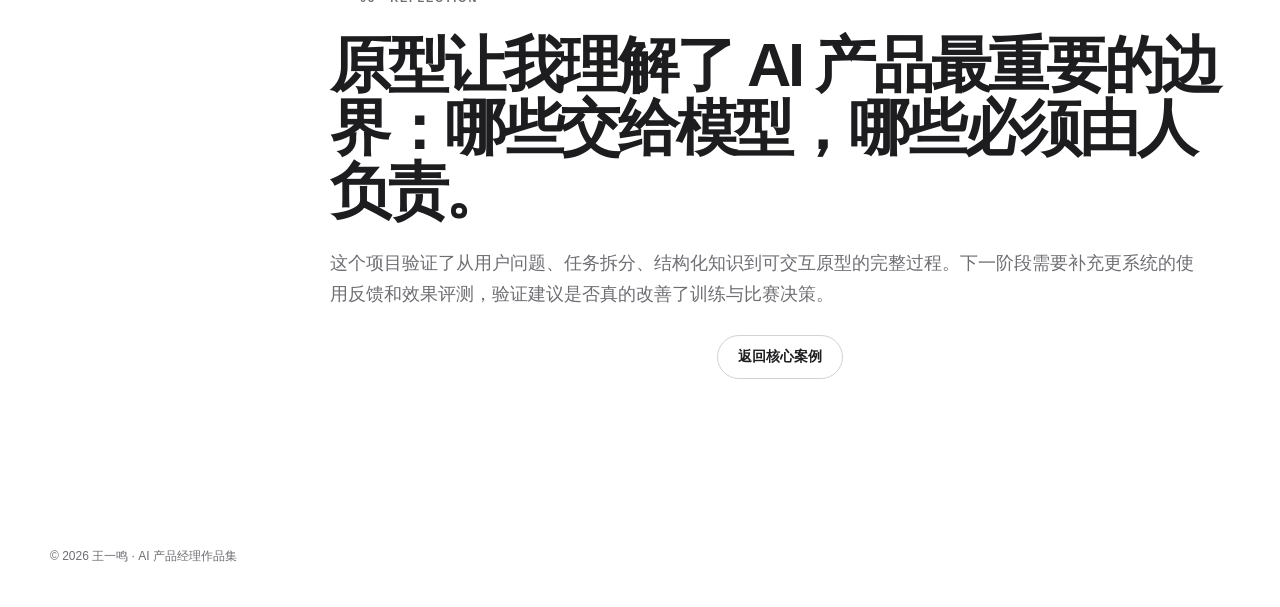
<file: work-multi-agent.html>
<!doctype html>
<html lang="zh-CN">
<head>
  <meta charset="utf-8">
  <meta name="viewport" content="width=device-width, initial-scale=1">
  <meta name="description" content="竞技战术推演与心理干预 Multi-Agent 原型案例：双流程设计、结构化知识与公网交互原型。">
  <title>Multi-Agent 战术与心理原型｜王一鸣</title>
  <link rel="stylesheet" href="assets/styles.css">
</head>
<body>
  <a class="skip-link" href="#main">跳到主要内容</a>
  <header class="site-header">
    <div class="container nav">
      <a class="brand" href="index.html">WANG<span>.</span>YIMING</a>
      <button class="menu-toggle" type="button" aria-label="打开导航" aria-expanded="false">☰</button>
      <nav class="nav-links" aria-label="主导航">
        <a href="index.html">首页</a>
        <a href="work-middle-east.html">核心案例</a>
        <a href="work-multi-agent.html" aria-current="page">AI 原型</a>
        <a href="about.html">关于我</a>
        <a class="nav-cta" href="assets/resume.pdf">下载简历</a>
      </nav>
    </div>
  </header>

  <main id="main">
    <section class="case-hero">
      <div class="container">
        <span class="eyebrow">Case Study 02 · Applied AI Prototype</span>
        <h1>竞技战术推演与心理干预 Multi-Agent 原型</h1>
        <p class="lead">把训练中的战术知识转成比赛现场可执行的判断与动作，同时用独立流程处理临场心理调节。</p>
        <div class="case-kpis">
          <div><strong>2 条流程</strong><span>战术分析 + 心理调节</span></div>
          <div><strong>1 套知识库</strong><span>结构化力学与战术资料</span></div>
          <div><strong>3 类参数</strong><span>落点、动作、板形角度</span></div>
          <div><strong>1 个原型</strong><span>公网可交互</span></div>
        </div>
      </div>
    </section>

    <div class="container case-layout">
      <aside class="toc" aria-label="案例目录">
        <a href="#problem">问题</a>
        <a href="#insight">产品判断</a>
        <a href="#solution">方案</a>
        <a href="#demo">原型</a>
        <a href="#learning">复盘</a>
      </aside>

      <article class="case-content">
        <section class="case-section reveal" id="problem">
          <span class="eyebrow">01 · Problem</span>
          <h2>高压比赛里，运动员需要的不是一段泛泛建议，而是能立刻执行的动作。</h2>
          <p>训练中讲过的力学和战术要点经常在比赛场景中失效。直接询问通用 AI，回答通常停留在概念层面，无法说明具体落点、接发动作和板形角度，也很难同时处理战术分析和心理状态。</p>
        </section>

        <section class="case-section reveal" id="insight">
          <span class="eyebrow">02 · Product Judgment</span>
          <h2>一个模型不能同时负责客观力学判断和主观情绪调节。</h2>
          <div class="insight-grid">
            <div class="insight"><span>用户需求</span><h3>需要可执行</h3><p>建议必须落到动作、方向和力度，而不是“要更专注”这类无法执行的表达。</p></div>
            <div class="insight"><span>能力边界</span><h3>需要可约束</h3><p>通过结构化知识库限制回答范围，避免模型自由发挥专业内容。</p></div>
            <div class="insight"><span>任务拆分</span><h3>需要双流程</h3><p>战术分析解决“怎么打”，心理调节解决“如何保持稳定”。</p></div>
          </div>
        </section>

        <section class="case-section reveal" id="solution">
          <span class="eyebrow">03 · Solution</span>
          <h2>把抽象经验转成可复用的决策结构。</h2>
          <div class="flow">
            <div class="flow-box"><b>01</b><span>识别对手与球路特征</span></div>
            <div class="flow-box"><b>02</b><span>查询结构化力学知识</span></div>
            <div class="flow-box"><b>03</b><span>生成战术与动作参数</span></div>
            <div class="flow-box"><b>04</b><span>独立处理临场心理状态</span></div>
            <div class="flow-box"><b>05</b><span>输出可执行步骤</span></div>
          </div>
          <div class="callout">
            <strong>人机分工</strong>
            <p>人负责定义战术知识、输出边界和高风险判断；AI 负责组织资料、生成结构化建议、提供步骤化提示。</p>
          </div>
        </section>

        <section class="case-section reveal" id="demo">
          <span class="eyebrow">04 · Prototype</span>
          <h2>从知识整理到公网交互，完成一次完整的产品原型验证。</h2>
          <div class="mockup">
            <div class="mockup-top"><i></i><i></i><i></i></div>
            <div class="mockup-body">
              <div class="panel">
                <h3>输入场景</h3>
                <div class="list">
                  <div><span>对手段位</span><strong>高水平快攻</strong></div>
                  <div><span>当前问题</span><strong>接发球不稳定</strong></div>
                  <div><span>心理状态</span><strong>比分落后</strong></div>
                </div>
              </div>
              <div class="panel">
                <h3>可执行输出</h3>
                <div class="list">
                  <div><span>战术</span><strong>压反手后转正手</strong></div>
                  <div><span>动作</span><strong>提前引拍 / 控制板形</strong></div>
                  <div><span>心理提示</span><strong>呼吸锚定 + 下一分规则</strong></div>
                </div>
              </div>
            </div>
          </div>
          <div class="hero-actions">
            <a class="button primary" href="https://wangym162267-gif.github.io/tactics-ai-demo">打开公网原型</a>
            <button class="button secondary copy-email" type="button" data-email="13808093508@163.com">复制邮箱</button>
          </div>
        </section>

        <section class="case-section reveal" id="learning">
          <span class="eyebrow">05 · Reflection</span>
          <h2>原型让我理解了 AI 产品最重要的边界：哪些交给模型，哪些必须由人负责。</h2>
          <p>这个项目验证了从用户问题、任务拆分、结构化知识到可交互原型的完整过程。下一阶段需要补充更系统的使用反馈和效果评测，验证建议是否真的改善了训练与比赛决策。</p>
          <div class="hero-actions"><a class="button secondary" href="work-middle-east.html">返回核心案例</a></div>
        </section>
      </article>
    </div>
  </main>

  <footer class="site-footer">
    <div class="container">© <span data-year>2026</span> 王一鸣 · AI 产品经理作品集</div>
  </footer>
  <script src="assets/script.js"></script>
</body>
</html>
</file>
<file: assets/styles.css>
:root {
  --paper: #ffffff;
  --quiet: #f5f5f7;
  --surface: #ffffff;
  --ink: #1d1d1f;
  --muted: #6e6e73;
  --soft: #86868b;
  --line: #d2d2d7;
  --blue: #0071e3;
  --blue-hover: #0077ed;
  --dark: #000;
  --dark-soft: #111;
  --radius: 30px;
  --max: 1180px;
}
* { box-sizing: border-box; }
html { scroll-behavior: smooth; }
body {
  margin: 0;
  background: var(--paper);
  color: var(--ink);
  font-family: -apple-system, BlinkMacSystemFont, "SF Pro Display", "SF Pro Text", "Segoe UI", "PingFang SC", "Microsoft YaHei", sans-serif;
  line-height: 1.5;
  -webkit-font-smoothing: antialiased;
  text-rendering: optimizeLegibility;
}
body.menu-open { overflow: hidden; }
a { color: inherit; text-decoration: none; }
img { display: block; max-width: 100%; }
button { font: inherit; }
.container { width: min(calc(100% - 40px), var(--max)); margin: 0 auto; }
.skip-link { position: absolute; left: -9999px; top: 0; z-index: 200; padding: 10px 14px; color: #fff; background: #000; }
.skip-link:focus { left: 12px; top: 12px; }
.scroll-progress { position: fixed; left: 0; top: 0; z-index: 100; width: 0; height: 2px; background: var(--blue); }
.site-header { position: sticky; top: 0; z-index: 80; background: rgba(251,251,253,.82); backdrop-filter: saturate(180%) blur(20px); border-bottom: 1px solid rgba(0,0,0,.06); transition: min-height .25s ease, background .25s ease; }
.site-header.scrolled { background: rgba(251,251,253,.95); }
.nav { min-height: 52px; display: flex; align-items: center; justify-content: space-between; gap: 24px; }
.brand { font-size: 17px; font-weight: 800; letter-spacing: -.03em; }
.brand span { color: var(--blue); }
.nav-links { display: flex; align-items: center; gap: 28px; color: var(--muted); font-size: 12px; }
.nav-links a { transition: color .2s ease, opacity .2s ease; }
.nav-links a:hover, .nav-links a[aria-current="page"] { color: var(--ink); }
.nav-cta { padding: 8px 14px; border: 1px solid var(--ink); border-radius: 999px; color: var(--ink); }
.menu-toggle { display: none; border: 0; background: transparent; font-size: 23px; cursor: pointer; }
.eyebrow { display: inline-flex; align-items: center; gap: 10px; color: var(--muted); font-size: 11px; font-weight: 700; letter-spacing: .16em; text-transform: uppercase; }
.eyebrow::before { content: ""; width: 20px; height: 1px; background: currentColor; opacity: .55; }
h1, h2, h3, h4 { margin: 0; color: var(--ink); font-weight: 700; letter-spacing: -.055em; line-height: 1.03; }
h1 { font-size: clamp(54px, 8vw, 104px); }
h2 { font-size: clamp(38px, 5vw, 68px); }
h3 { font-size: clamp(23px, 2.6vw, 34px); }
p { margin: 0; }
.lead { color: var(--muted); font-size: clamp(18px, 2vw, 24px); line-height: 1.45; max-width: 760px; }
.section { padding: 128px 0; }
.section.compact { padding: 92px 0; }
.section-head { display: flex; align-items: end; justify-content: space-between; gap: 40px; margin-bottom: 56px; }
.section-head > div { display: grid; gap: 16px; }
.section-head p { max-width: 510px; color: var(--muted); font-size: 17px; }
.hero { position: relative; overflow: hidden; padding: 102px 0 40px; text-align: center; }
.hero::before { content: ""; position: absolute; inset: 0 0 auto; height: 620px; background: radial-gradient(circle at 50% 18%, #ffffff 0, #f5f5f7 68%, #ffffff 100%); z-index: -1; }
.hero-grid { display: grid; gap: 54px; justify-items: center; }
.hero-copy { display: grid; place-items: center; gap: 28px; max-width: 1080px; animation: heroRise .85s cubic-bezier(.2,.8,.2,1) both; }
.hero-copy h1 { max-width: 1060px; }
.hero-actions { display: flex; flex-wrap: wrap; justify-content: center; gap: 14px; }
.button { display: inline-flex; align-items: center; justify-content: center; gap: 9px; min-height: 44px; padding: 0 20px; border: 1px solid transparent; border-radius: 999px; font-size: 14px; font-weight: 600; transition: transform .2s ease, background .2s ease, color .2s ease, opacity .2s ease; }
.button:hover { transform: scale(1.025); }
.button.primary { color: #fff; background: var(--blue); }
.button.primary:hover { background: var(--blue-hover); }
.button.secondary { border-color: var(--line); color: var(--ink); background: rgba(255,255,255,.7); }
.button.secondary:hover { border-color: var(--ink); }
.hero-note { display: none; }
.hero-stage { width: 100%; max-width: 1080px; border-radius: 28px; overflow: hidden; background: var(--dark); color: #f5f5f7; box-shadow: 0 35px 90px rgba(0,0,0,.18); text-align: left; animation: stageRise .95s .12s cubic-bezier(.2,.8,.2,1) both; }
.stage-toolbar { display: flex; align-items: center; justify-content: space-between; padding: 15px 18px; border-bottom: 1px solid rgba(255,255,255,.12); font-size: 12px; color: #a1a1a6; }
.stage-dots { display: flex; gap: 7px; }
.stage-dots i { width: 8px; height: 8px; border-radius: 50%; background: #424245; }
.stage-body { padding: 38px; display: grid; grid-template-columns: .75fr 1.25fr; gap: 36px; align-items: stretch; }
.stage-copy { display: grid; align-content: space-between; gap: 36px; }
.stage-copy .stage-kicker { color: #a1a1a6; font-size: 12px; letter-spacing: .12em; text-transform: uppercase; }
.stage-copy h3 { color: #f5f5f7; font-size: clamp(28px, 4vw, 46px); }
.stage-copy p { color: #a1a1a6; font-size: 15px; }
.stage-flow { display: grid; grid-template-columns: repeat(5, 1fr); gap: 10px; align-items: stretch; }
.stage-node { min-height: 160px; padding: 16px 13px; border: 1px solid rgba(255,255,255,.14); border-radius: 18px; background: linear-gradient(180deg, rgba(255,255,255,.08), rgba(255,255,255,.025)); display: flex; flex-direction: column; justify-content: space-between; }
.stage-node b { color: #64d2ff; font-size: 11px; }
.stage-node span { color: #f5f5f7; font-size: 13px; line-height: 1.35; }
.metrics { display: grid; grid-template-columns: repeat(4, 1fr); gap: 14px; }
.metric { min-height: 180px; padding: 28px 24px; border-radius: 24px; background: var(--quiet); display: flex; flex-direction: column; justify-content: space-between; }
.metric strong { font-size: clamp(42px, 5vw, 68px); letter-spacing: -.065em; line-height: 1; }
.metric span { color: var(--muted); font-size: 14px; }
.cards { display: grid; gap: 28px; }
.case-card { border-radius: 30px; overflow: hidden; background: var(--quiet); transition: transform .35s cubic-bezier(.2,.8,.2,1), box-shadow .35s ease; }
.case-card:hover { transform: translateY(-8px) scale(1.006); box-shadow: 0 30px 80px rgba(0,0,0,.12); }
.case-visual { min-height: 430px; padding: 52px; background: radial-gradient(circle at 18% 18%, #fff, #e8e8ed 52%, #d9d9df); display: grid; align-content: space-between; position: relative; overflow: hidden; }
.case-visual.dark { color: #f5f5f7; background: radial-gradient(circle at 80% 20%, #3a3a3c 0, #171719 35%, #000 78%); }
.case-visual::after { content: ""; position: absolute; right: -80px; bottom: -180px; width: 420px; height: 420px; border-radius: 50%; border: 1px solid currentColor; opacity: .18; }
.case-number { position: relative; z-index: 1; color: var(--muted); font-size: 11px; font-weight: 700; letter-spacing: .14em; text-transform: uppercase; }
.case-visual.dark .case-number { color: #a1a1a6; }
.case-visual h3 { position: relative; z-index: 1; max-width: 690px; font-size: clamp(38px, 5vw, 64px); }
.case-visual.dark h3 { color: #f5f5f7; }
.flow-pills { position: relative; z-index: 1; display: flex; flex-wrap: wrap; gap: 9px; }
.flow-pills span, .tag { padding: 7px 11px; border: 1px solid rgba(0,0,0,.17); border-radius: 999px; font-size: 12px; color: var(--muted); }
.case-visual.dark .flow-pills span { border-color: rgba(255,255,255,.22); color: #d2d2d7; }
.case-body { padding: 36px 40px 40px; display: grid; grid-template-columns: 1.25fr .75fr; gap: 36px; align-items: end; color: var(--ink); }
.case-body > p { color: var(--muted); font-size: 17px; line-height: 1.6; max-width: 700px; }
.case-meta { display: grid; grid-template-columns: repeat(3, 1fr); gap: 14px; border-top: 1px solid var(--line); padding-top: 22px; font-size: 12px; color: var(--muted); }
.case-meta strong { display: block; color: var(--ink); font-size: 14px; margin-bottom: 5px; }
.link-arrow { display: inline-flex; align-items: center; grid-column: 1 / -1; color: var(--blue); font-size: 14px; font-weight: 600; transition: transform .2s ease; }
.case-card:hover .link-arrow { transform: translateX(5px); }
.approach { display: grid; grid-template-columns: repeat(5, 1fr); gap: 0; padding: 32px; border-radius: 32px; background: var(--dark); color: #f5f5f7; }
.step { min-height: 250px; padding: 20px 22px; border-right: 1px solid rgba(255,255,255,.14); display: flex; flex-direction: column; }
.step:last-child { border-right: 0; }
.step b { color: #64d2ff; font-size: 11px; letter-spacing: .15em; }
.step h3 { margin-top: auto; color: #f5f5f7; font-size: 22px; margin-bottom: 14px; }
.step p { color: #a1a1a6; font-size: 14px; line-height: 1.55; }
.about-grid { display: grid; grid-template-columns: .65fr 1.35fr; gap: 90px; align-items: start; }
.about-grid > div:first-child { display: grid; gap: 18px; }
.about-copy { display: grid; gap: 26px; color: var(--muted); font-size: 18px; line-height: 1.65; }
.principles { display: grid; grid-template-columns: repeat(2, 1fr); gap: 14px; }
.principle { min-height: 150px; padding: 24px; border-radius: 22px; background: var(--quiet); }
.principle strong { display: block; margin-bottom: 10px; color: var(--ink); }
.principle span, .principle p { color: var(--muted); font-size: 15px; }
.contact { padding: 96px 0 120px; }
.contact-box { padding: 74px; border-radius: 36px; background: var(--dark); color: #f5f5f7; display: grid; grid-template-columns: 1.25fr .75fr; gap: 60px; align-items: end; }
.contact-box h2 { color: #f5f5f7; }
.contact-box p { margin-top: 22px; color: #a1a1a6; max-width: 630px; }
.contact-links { display: grid; justify-items: start; gap: 16px; }
.contact-links a { color: #f5f5f7; font-weight: 600; border-bottom: 1px solid rgba(255,255,255,.35); padding-bottom: 4px; transition: opacity .2s ease; }
.contact-links a:hover { opacity: .7; }
.site-footer { padding: 28px 0 42px; color: var(--muted); font-size: 12px; }
.case-hero { padding: 104px 0 86px; background: var(--quiet); }
.case-hero .container { display: grid; gap: 0; }
.case-hero h1 { max-width: 1060px; margin: 24px 0 28px; font-size: clamp(52px, 7.5vw, 96px); }
.case-kpis { display: grid; grid-template-columns: repeat(4, 1fr); gap: 16px; margin-top: 58px; }
.case-kpis div { padding: 24px; border-radius: 22px; background: #fff; }
.case-kpis strong { display: block; font-size: 20px; letter-spacing: -.02em; }
.case-kpis span { display: block; margin-top: 7px; color: var(--muted); font-size: 13px; }
.case-layout { display: grid; grid-template-columns: 200px minmax(0, 1fr); gap: 80px; padding: 96px 0 140px; }
.toc { position: sticky; top: 92px; align-self: start; display: grid; gap: 12px; font-size: 13px; color: var(--muted); }
.toc a { transition: color .2s ease, transform .2s ease; }
.toc a:hover, .toc a.active { color: var(--ink); transform: translateX(3px); }
.case-content { display: grid; gap: 108px; }
.case-section { scroll-margin-top: 90px; display: grid; gap: 26px; }
.case-section h2 { max-width: 900px; font-size: clamp(36px, 4.8vw, 62px); }
.case-section h3 { font-size: 21px; letter-spacing: -.02em; }
.case-section p { max-width: 880px; color: var(--muted); font-size: 18px; line-height: 1.68; }
.insight-grid { display: grid; grid-template-columns: repeat(3, 1fr); gap: 18px; }
.insight { min-height: 260px; padding: 30px; border-radius: 26px; background: var(--quiet); display: flex; flex-direction: column; }
.insight span { color: var(--blue); font-size: 11px; font-weight: 700; letter-spacing: .13em; text-transform: uppercase; }
.insight h3 { margin: auto 0 14px; font-size: 23px; }
.insight p { font-size: 15px; line-height: 1.6; }
.flow { display: grid; grid-template-columns: repeat(5, 1fr); gap: 14px; }
.flow-box { min-height: 190px; padding: 22px; border-radius: 22px; background: var(--quiet); display: flex; flex-direction: column; }
.flow-box b { color: var(--blue); font-size: 11px; letter-spacing: .14em; }
.flow-box span { margin-top: auto; color: var(--ink); font-size: 15px; font-weight: 600; line-height: 1.45; }
.compare { width: 100%; border-collapse: separate; border-spacing: 0 12px; }
.compare th { padding: 0 20px 6px; text-align: left; color: var(--muted); font-size: 11px; font-weight: 700; letter-spacing: .1em; text-transform: uppercase; }
.compare td { padding: 24px 20px; vertical-align: top; background: var(--quiet); font-size: 14px; line-height: 1.5; }
.compare td:first-child { border-radius: 18px 0 0 18px; color: var(--ink); font-weight: 700; }
.compare td:last-child { border-radius: 0 18px 18px 0; }
.callout { padding: 34px; border-radius: 26px; background: var(--dark); color: #f5f5f7; }
.callout strong { display: block; margin-bottom: 10px; color: #fff; font-size: 17px; }
.callout p { color: #a1a1a6; font-size: 16px; }
.mockup { border-radius: 28px; overflow: hidden; background: var(--quiet); box-shadow: 0 30px 80px rgba(0,0,0,.08); }
.mockup-top { display: flex; gap: 7px; padding: 15px 18px; border-bottom: 1px solid var(--line); background: #fff; }
.mockup-top i { width: 9px; height: 9px; border-radius: 50%; background: #c7c7cc; }
.mockup-body { padding: 34px; display: grid; grid-template-columns: 1fr 1fr; gap: 22px; }
.panel { padding: 26px; border-radius: 22px; background: #fff; }
.panel h3 { margin-bottom: 18px; font-size: 19px; }
.list { display: grid; gap: 0; }
.list div { display: flex; justify-content: space-between; gap: 20px; padding: 13px 0; border-bottom: 1px solid var(--line); color: var(--muted); font-size: 14px; }
.list div:last-child { border-bottom: 0; }
.list strong { color: var(--ink); }
.status { display: inline-flex; padding: 5px 9px; border-radius: 999px; color: var(--blue); background: rgba(0,113,227,.1); font-size: 12px; font-weight: 600; }
.quote { max-width: 980px; font-size: clamp(28px, 4vw, 54px); line-height: 1.2; letter-spacing: -.045em; }
.timeline { display: grid; gap: 0; }
.timeline-item { display: grid; grid-template-columns: 160px 1fr; gap: 30px; padding: 26px 0; border-top: 1px solid var(--line); }
.timeline-item span { color: var(--muted); font-size: 13px; }
.reveal { opacity: 1; transform: none; }
.motion-ready .reveal { opacity: 0; transform: translateY(24px) scale(.995); transition: opacity .8s cubic-bezier(.2,.8,.2,1), transform .8s cubic-bezier(.2,.8,.2,1); }
.motion-ready .reveal.visible { opacity: 1; transform: none; }
@keyframes heroRise { from { opacity: 0; transform: translateY(28px); } to { opacity: 1; transform: none; } }
@keyframes stageRise { from { opacity: 0; transform: translateY(40px) scale(.985); } to { opacity: 1; transform: none; } }
@media (prefers-reduced-motion: reduce) {
  html { scroll-behavior: auto; }
  *, *::before, *::after { animation-duration: .001ms !important; transition-duration: .001ms !important; }
}
@media (max-width: 980px) {
  .hero-stage .stage-body, .about-grid, .contact-box, .case-layout, .mockup-body { grid-template-columns: 1fr; }
  .stage-flow { grid-template-columns: repeat(3, 1fr); }
  .metrics, .case-kpis { grid-template-columns: repeat(2, 1fr); }
  .case-body { grid-template-columns: 1fr; }
  .approach { grid-template-columns: 1fr; padding: 22px; }
  .step { min-height: 170px; border-right: 0; border-bottom: 1px solid rgba(255,255,255,.14); }
  .step:last-child { border-bottom: 0; }
  .insight-grid, .flow { grid-template-columns: 1fr 1fr; }
  .toc { position: static; display: flex; flex-wrap: wrap; gap: 8px 18px; }
  .case-layout { gap: 44px; }
}
@media (max-width: 700px) {
  .container { width: min(calc(100% - 32px), var(--max)); }
  .nav { min-height: 50px; }
  .menu-toggle { display: block; }
  .nav-links { display: none; position: fixed; inset: 50px 0 0; padding: 40px 26px; background: rgba(255,255,255,.98); flex-direction: column; align-items: flex-start; gap: 28px; color: var(--ink); font-size: 22px; }
  .nav-links.open { display: flex; }
  .hero { padding: 78px 0 28px; text-align: left; }
  .hero::before { height: 490px; }
  .hero-grid { justify-items: stretch; }
  .hero-copy { place-items: start; }
  .hero-copy h1 { font-size: clamp(44px, 13vw, 68px); }
  .hero-actions { justify-content: flex-start; }
  .stage-body { padding: 24px; }
  .stage-flow { grid-template-columns: 1fr; }
  .stage-node { min-height: 90px; }
  .section { padding: 88px 0; }
  .section-head { display: grid; align-items: start; margin-bottom: 36px; }
  .metrics, .case-kpis, .insight-grid, .flow, .principles { grid-template-columns: 1fr; }
  .metric { min-height: 130px; }
  .case-visual { min-height: 360px; padding: 32px 26px; }
  .case-body { padding: 28px 24px 32px; }
  .case-meta { grid-template-columns: 1fr; }
  .contact-box { padding: 38px 28px; }
  .case-hero { padding: 76px 0 62px; }
  .case-hero h1 { font-size: clamp(44px, 12vw, 66px); }
  .case-layout { padding: 60px 0 96px; }
  .case-content { gap: 82px; }
  .compare { display: block; overflow-x: auto; }
  .compare th, .compare td { min-width: 170px; }
  .timeline-item { grid-template-columns: 1fr; gap: 6px; }
}
.about .hero { text-align: left; }
.about .hero-grid { grid-template-columns: 1.2fr .8fr; align-items: end; }
.about .hero-copy { place-items: start; }
.about .hero-note { display: grid; gap: 24px; padding-left: 32px; border-left: 1px solid var(--line); color: var(--muted); }
.about .hero-note strong { display: block; margin-bottom: 6px; color: var(--ink); }
.about .hero-note a { color: var(--blue); }
@media (max-width: 980px) { .about .hero-grid { grid-template-columns: 1fr; } .about .hero-note { padding-left: 20px; } }

.text-link { display: inline; padding: 0; border: 0; border-bottom: 1px solid currentColor; background: transparent; color: inherit; cursor: pointer; }
.contact-copy { color: #f5f5f7; border-bottom-color: rgba(255,255,255,.35); }
.copy-email.copied { background: #1d1d1f !important; border-color: #1d1d1f !important; color: #fff !important; }
</file>
